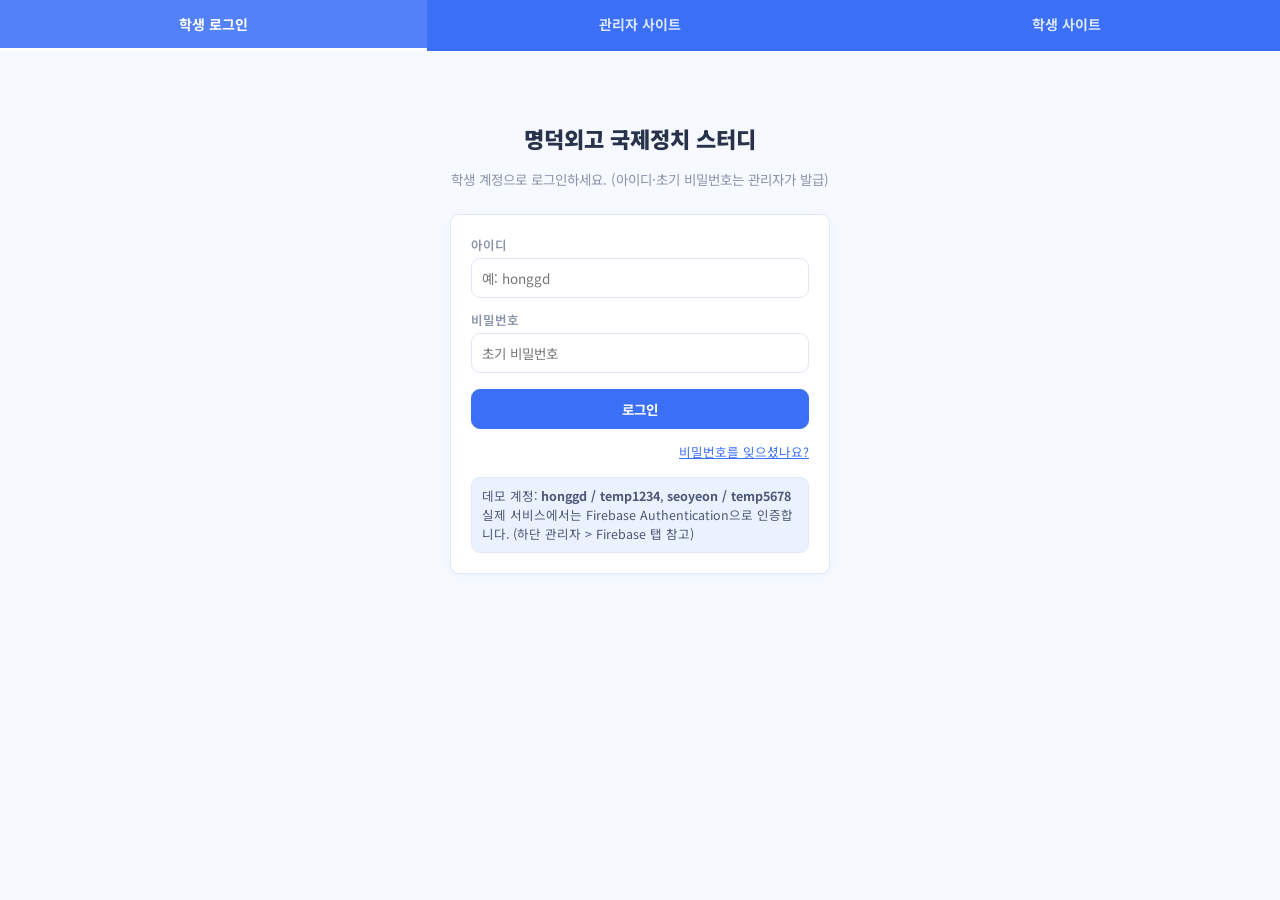
<file: study-site-v5.html>
<!DOCTYPE html>
<html lang="ko">
<head>
<meta charset="UTF-8">
<meta name="viewport" content="width=device-width, initial-scale=1.0">
<title>명덕외고 국제정치 스터디 · 학습관리 시스템 (v5)</title>
<link rel="preconnect" href="https://fonts.googleapis.com">
<link href="https://fonts.googleapis.com/css2?family=Noto+Sans+KR:wght@400;500;700;900&display=swap" rel="stylesheet">
<style>
  :root{
    --ink:#28324A; --ink-soft:#4C5875; --paper:#F6F9FF; --paper-line:#E4E9F5; --card:#FFFFFF;
    --brand:#3B6FF6; --brand-soft:#EAF1FF; --accent:#FF6B4A; --accent-soft:#FFEBE3;
    --good:#12B886; --good-soft:#DFF7EC; --warn:#F59F00; --warn-soft:#FFF4DB;
    --muted:#8993AA; --border:#E3E7F3; --radius:9px;
  }
  *{box-sizing:border-box;}
  body{margin:0; font-family:'Noto Sans KR',-apple-system,'Malgun Gothic',sans-serif;
    background:var(--paper); color:var(--ink); font-size:15px; line-height:1.55;}
  h1,h2,h3,h4{font-weight:900; color:var(--ink); margin:0 0 .4em 0;}
  a{color:var(--brand);}

  .site-switch{display:flex; background:var(--brand); color:#fff;}
  .site-switch button{flex:1; padding:14px 10px; background:none; border:none; color:#DCE7FF;
    font-size:14px; font-weight:700; cursor:pointer; border-bottom:3px solid transparent; font-family:inherit;}
  .site-switch button.active{color:#fff; border-bottom-color:#fff; background:rgba(255,255,255,.12);}

  .app-shell{display:none;}
  .layout{display:flex; width:100%; min-height:calc(100vh - 50px);}
  .sidebar{width:210px; flex-shrink:0; background:var(--brand); color:#EAF1FF; padding:22px 0;}
  .sidebar .brand{padding:0 20px 18px; border-bottom:1px solid rgba(255,255,255,.18); margin-bottom:10px;}
  .sidebar .brand small{color:#CFE0FF; font-size:11px; display:block; margin-top:3px;}
  .sidebar nav button{display:block; width:100%; text-align:left; padding:11px 20px; background:none;
    border:none; color:#DCE7FF; font-size:14px; cursor:pointer; border-left:3px solid transparent; font-family:inherit;}
  .sidebar nav button.active{color:#fff; background:rgba(255,255,255,.14); border-left-color:#fff; font-weight:700;}
  .main{flex:1; padding:30px 38px; max-width:1000px;}
  .tabpanel{display:none;}
  .tabpanel.active{display:block;}

  .page-head{display:flex; justify-content:space-between; align-items:baseline;
    border-bottom:2px solid var(--brand); padding-bottom:10px; margin-bottom:22px;}
  .page-head p{color:var(--muted); margin:2px 0 0; font-size:13px;}

  .card{background:var(--card); border:1px solid var(--border); border-radius:var(--radius);
    padding:20px; margin-bottom:18px; box-shadow:0 2px 10px rgba(59,111,246,.05);}
  .card h3{font-size:16px; margin-bottom:14px; padding-bottom:8px; border-bottom:1px solid var(--paper-line);}
  table{width:100%; border-collapse:collapse; font-size:13.5px;}
  th{text-align:left; font-weight:700; padding:8px 10px; border-bottom:2px solid var(--brand); color:var(--ink-soft);}
  td{padding:9px 10px; border-bottom:1px solid var(--paper-line); vertical-align:middle;}
  tr:last-child td{border-bottom:none;}

  .form-grid{display:grid; grid-template-columns:1fr 1fr; gap:12px 16px; margin-bottom:14px;}
  .form-grid.full{grid-template-columns:1fr;}
  .form-grid.three{grid-template-columns:repeat(3,1fr);}
  .form-grid.five{grid-template-columns:repeat(5,1fr);}
  label{display:block; font-size:12.5px; color:var(--muted); margin-bottom:4px; font-weight:600;}
  input[type=text],input[type=tel],input[type=email],input[type=password],input[type=date],
  input[type=time],select,textarea{width:100%; padding:9px 10px; border:1px solid var(--border);
    border-radius:var(--radius); font-size:13.5px; font-family:inherit; background:#fff; color:var(--ink);}
  textarea{resize:vertical; min-height:60px; line-height:1.6;}
  .check-line{display:flex; align-items:center; gap:7px; font-size:13px; font-weight:600; color:var(--ink-soft); margin-bottom:8px;}
  .check-line input{width:16px; height:16px; margin:0;}

  button.btn{padding:9px 16px; border:1px solid var(--brand); background:var(--brand); color:#fff;
    border-radius:var(--radius); font-size:13.5px; font-weight:700; cursor:pointer; font-family:inherit;}
  button.btn.secondary{background:#fff; color:var(--brand);}
  button.btn.danger{background:#fff; color:var(--accent); border-color:var(--accent);}
  button.btn.ghost{background:#fff; color:var(--ink-soft); border-color:var(--border);}
  button.btn.small{padding:5px 10px; font-size:12.5px;}
  button.btn:hover{opacity:.85;}
  button.btn:disabled{opacity:.45; cursor:not-allowed;}

  .badge{display:inline-block; padding:2px 8px; border-radius:20px; font-size:11.5px; font-weight:700;}
  .badge.good{background:var(--good-soft); color:var(--good);}
  .badge.warn{background:var(--accent-soft); color:var(--accent);}
  .badge.muted{background:var(--brand-soft); color:var(--brand);}
  .badge.part{background:var(--warn-soft); color:var(--warn);}
  .row-actions button{margin-right:6px;}
  .pw-mask{letter-spacing:2px; color:#111; font-size:12px;}

  .omr-q{border-bottom:1px dashed var(--paper-line); padding:16px 0;}
  .omr-q:last-child{border-bottom:none;}
  .omr-q .qnum{font-weight:700; font-size:14px; margin-bottom:8px; white-space:pre-wrap;}
  .passage-box{border:1px solid var(--border); background:var(--paper); border-radius:var(--radius);
    padding:10px 12px; margin:8px 0 10px; font-size:13px; white-space:pre-wrap;}
  .passage-box .ptitle{font-weight:700; font-size:12px; color:var(--brand); margin-bottom:4px;}
  .omr-choices{display:flex; gap:10px; flex-wrap:wrap;}
  .omr-bubble{display:flex; align-items:center; gap:6px; padding:6px 12px; border:1px solid var(--border);
    border-radius:20px; cursor:pointer; font-size:13px; background:#fff;}
  .omr-bubble input{margin:0;}
  .omr-bubble.picked{border-color:var(--brand); background:var(--brand); color:#fff;}
  .choice-line{padding:5px 10px; border-radius:var(--radius); font-size:13px; margin-bottom:3px; border:1px solid transparent;}
  .choice-line.correct{background:var(--good-soft); border-color:var(--good); font-weight:700;}
  .choice-line.mine-wrong{background:var(--accent-soft); border-color:var(--accent);}

  .exam-explain{margin-top:8px; padding:10px 12px; background:var(--paper);
    border-left:3px solid var(--good); font-size:13px; white-space:pre-wrap;}
  .exam-explain.wrong{border-left-color:var(--accent);}
  .review-q{border:1px solid var(--border); border-radius:var(--radius); padding:14px; margin-bottom:12px;}
  .review-q .rhead{display:flex; justify-content:space-between; align-items:center; gap:8px; margin-bottom:8px;}
  .ans-row{font-size:13px; margin:6px 0;}
  .ans-row b{color:var(--ink-soft);}

  .schedule-table th,.schedule-table td{text-align:center;}
  .modal-bg{display:none; position:fixed; inset:0; background:rgba(40,50,74,.55);
    align-items:center; justify-content:center; z-index:50; padding:16px;}
  .modal-bg.show{display:flex;}
  .modal{background:#fff; width:520px; max-width:95vw; max-height:88vh; overflow:auto;
    border-radius:var(--radius); padding:24px;}
  .modal.wide{width:680px;}
  .modal-close{float:right; background:none; border:none; font-size:18px; cursor:pointer; color:var(--muted);}
  .empty-hint{color:var(--muted); font-size:13px; padding:14px 0;}
  .file-drop{border:1.5px dashed var(--border); border-radius:var(--radius); padding:16px;
    text-align:center; color:var(--muted); font-size:13px; background:var(--paper);}
  .thumb-row{display:flex; gap:8px; margin-top:10px; flex-wrap:wrap;}
  .thumb-row img{width:90px; height:90px; object-fit:cover; border-radius:6px; border:1px solid var(--border);}
  .note{font-size:12.5px; color:var(--ink-soft); background:var(--brand-soft); border:1px solid var(--border);
    padding:8px 10px; border-radius:var(--radius); margin-bottom:14px;}
  .login-wrap{max-width:380px; margin:70px auto; text-align:center;}
  .login-wrap .card{text-align:left;}
  .detail-info-table th{width:80px; border-bottom:none; color:var(--muted); font-weight:600; font-size:12.5px;}
  .detail-info-table td{border-bottom:none; font-weight:700;}

  .memo-board{display:flex; flex-wrap:wrap; gap:10px; margin-top:8px;}
  .memo-note{position:relative; width:190px; min-height:120px; padding:12px 12px 42px; background:#FFF6C9;
    border-radius:4px; box-shadow:2px 3px 8px rgba(40,50,74,.15); font-size:13px;
    white-space:pre-wrap; overflow-wrap:anywhere;}
  .memo-note:nth-child(3n+2){background:#DFF7EC;}
  .memo-note:nth-child(3n){background:#EAF1FF;}
  .memo-note small{position:absolute; left:12px; bottom:10px; color:#7d8aa5; font-size:11px;}
  .memo-note .memo-actions{position:absolute; right:8px; bottom:8px; display:flex; gap:4px;}
  .memo-note .memo-actions button{border:none; background:rgba(255,255,255,.85); border-radius:4px;
    font-size:11px; cursor:pointer; padding:2px 7px; color:#41506b; font-family:inherit;}

  .att-chip{display:inline-block; min-width:60px; text-align:center; padding:4px 12px; border-radius:20px;
    font-size:12px; font-weight:700; cursor:pointer; border:1.5px solid var(--border); background:#fff;
    color:#7d8aa5; user-select:none;}
  .att-chip.p{background:#E4F8EE; color:#19a35f; border-color:#19a35f;}
  .att-chip.a{background:#FFECE8; color:#e8604c; border-color:#e8604c;}
  .att-chip.l{background:#FFF4DB; color:#c98a00; border-color:#c98a00;}
  .att-badge{display:inline-block; padding:3px 10px; border-radius:20px; font-size:12px; font-weight:700;}
  .att-badge.p{background:#E4F8EE; color:#19a35f;}
  .att-badge.a{background:#FFECE8; color:#e8604c;}
  .att-badge.l{background:#FFF4DB; color:#c98a00;}
  .att-badge.n{background:#f0f4fb; color:#9aa7bd;}
  .att-reason{font-size:12px; color:var(--ink-soft);}

  .qset-block{border:1px solid var(--border); border-radius:10px; margin-bottom:10px; overflow:hidden; background:#fff;}
  .qset-head{display:flex; align-items:center; justify-content:space-between; gap:8px; padding:11px 14px;
    background:#EAF3FF; cursor:pointer; font-weight:700; font-size:14px;}
  .qset-head .qset-count{font-weight:500; font-size:12px; color:#5a8fd6; margin-left:6px;}
  .qset-body{display:none; padding:6px 14px 12px;}
  .qset-block.open .qset-body{display:block;}
  .qset-q{padding:8px 0; border-bottom:1px dashed var(--border); font-size:13px; line-height:1.6;}
  .qset-q:last-child{border-bottom:none;}
  .qset-tag{display:inline-block; padding:1px 8px; border-radius:12px; font-size:11px; font-weight:700; margin-right:4px;}
  .qset-tag.type{background:#EAF1FF; color:#3d7be8;}
  .qset-tag.ans{background:#E4F8EE; color:#19a35f;}
  .qset-tag.set{background:#F3EEFF; color:#7a5cf0;}

  .bank-item{display:flex; gap:10px; align-items:flex-start; border:1px solid var(--border);
    border-radius:var(--radius); padding:10px 12px; margin-bottom:8px; background:#fff;}
  .bank-item.sel{border-color:var(--brand); background:var(--brand-soft);}
  .bank-item input[type=checkbox]{width:16px; height:16px; margin-top:3px; flex-shrink:0;}
  .bank-item .bi-body{flex:1; font-size:13px;}
  .picked-list{font-size:12.5px; color:var(--ink-soft); background:var(--paper);
    border:1px dashed var(--border); border-radius:var(--radius); padding:8px 10px; margin-bottom:10px;}

  @media (max-width:760px){
    .layout{flex-direction:column; min-height:auto;}
    .main{order:1; padding:16px 14px 88px; max-width:100%;}
    .sidebar{order:2; position:fixed; left:0; right:0; bottom:0; width:100%; padding:0; z-index:40;
      box-shadow:0 -3px 12px rgba(40,50,74,.18);}
    .sidebar .brand{display:none;}
    .sidebar nav{display:flex; width:100%; overflow-x:auto;}
    .sidebar nav button{flex:1; text-align:center; padding:10px 4px; font-size:11.5px;
      border-left:none; border-top:3px solid transparent; white-space:nowrap;}
    .sidebar nav button.active{border-top-color:#fff; border-left-color:transparent;}
    .form-grid,.form-grid.five,.form-grid.three{grid-template-columns:1fr 1fr;}
    table{font-size:12.5px;}
  }
</style>
</head>
<body>

<div class="site-switch">
  <button id="switch-login" class="active" onclick="switchSite('login')">학생 로그인</button>
  <button id="switch-admin" onclick="switchSite('admin')">관리자 사이트</button>
  <button id="switch-student" onclick="switchSite('student')">학생 사이트</button>
</div>

<!-- ============ 로그인 ============ -->
<div class="app-shell" id="shell-login">
  <div class="login-wrap">
    <h1 style="font-size:22px;">명덕외고 국제정치 스터디</h1>
    <p style="color:var(--muted); margin-bottom:24px; font-size:13.5px;">학생 계정으로 로그인하세요. (아이디·초기 비밀번호는 관리자가 발급)</p>
    <div class="card">
      <label>아이디</label>
      <input type="text" id="login-id" placeholder="예: honggd" style="margin-bottom:12px;">
      <label>비밀번호</label>
      <input type="password" id="login-pw" placeholder="초기 비밀번호" style="margin-bottom:16px;"
             onkeydown="if(event.key==='Enter')doLogin()">
      <button class="btn" style="width:100%;" onclick="doLogin()">로그인</button>
      <div style="text-align:right; margin-top:10px;">
        <a href="#" onclick="openModal('findpw-modal'); return false;" style="font-size:12.5px;">비밀번호를 잊으셨나요?</a>
      </div>
      <p class="note" style="margin-top:14px; margin-bottom:0;">
        데모 계정: <b>honggd / temp1234</b>, <b>seoyeon / temp5678</b><br>
        실제 서비스에서는 Firebase Authentication으로 인증합니다. (하단 관리자 &gt; Firebase 탭 참고)
      </p>
    </div>
  </div>
</div>

<!-- ============ 관리자 사이트 ============ -->
<div class="app-shell" id="shell-admin">
  <div class="layout">
    <div class="sidebar">
      <div class="brand"><h3 style="color:#fff; font-size:16px; margin:0;">관리자</h3><small>명덕외고 국제정치 스터디</small></div>
      <nav>
        <button class="admin-nav active" data-tab="a-main" onclick="setAdminTab('a-main')">메인</button>
        <button class="admin-nav" data-tab="a-students" onclick="setAdminTab('a-students')">학생 관리</button>
        <button class="admin-nav" data-tab="a-hw" onclick="setAdminTab('a-hw')">과제 관리</button>
        <button class="admin-nav" data-tab="a-exam" onclick="setAdminTab('a-exam')">시험 관리</button>
        <button class="admin-nav" data-tab="a-questions" onclick="setAdminTab('a-questions')">문제 등록</button>
        <button class="admin-nav" data-tab="a-bank" onclick="setAdminTab('a-bank')">문제은행</button>
        <button class="admin-nav" data-tab="a-grading" onclick="setAdminTab('a-grading')">채점 확인</button>
        <button class="admin-nav" data-tab="a-scores" onclick="setAdminTab('a-scores')">성적 관리</button>
        <button class="admin-nav" data-tab="a-firebase" onclick="setAdminTab('a-firebase')">Firebase 연동</button>
      </nav>
    </div>
    <div class="main">

      <!-- 메인: 일정 · 출석 -->
      <div class="tabpanel active" id="tab-a-main">
        <div class="page-head"><div><h1>수업 일정 · 출석</h1><p>날짜 · 요일 · 시간 · 교실 · 예상 진도를 등록하고 회차별 출석을 체크합니다</p></div></div>
        <div class="card">
          <h3>일정 추가</h3>
          <div class="form-grid">
            <div><label>날짜</label><input type="date" id="sch-date"></div>
            <div><label>시간</label><input type="text" id="sch-time" placeholder="예: 18:30–20:00"></div>
            <div><label>교실</label><input type="text" id="sch-room" placeholder="예: 본관 401호"></div>
            <div><label>예상 진도</label><input type="text" id="sch-topic" placeholder="예: 국제기구 1~2장"></div>
          </div>
          <button class="btn" onclick="addSchedule()">일정 등록</button>
        </div>
        <div class="card">
          <h3>등록된 일정</h3>
          <table class="schedule-table"><tr><th>날짜</th><th>요일</th><th>시간</th><th>교실</th><th>예상 진도</th><th></th></tr>
            <tbody id="schedule-table"></tbody></table>
        </div>
        <div class="card">
          <h3>출석 체크</h3>
          <p class="note">칩을 누르면 <b>출석 → 지각 → 결석 → 미체크</b> 순으로 바뀝니다. 결석·지각을 선택하면 사유를 입력할 수 있고, 학생 사이트 메인탭에 사유까지 그대로 반영됩니다.</p>
          <div class="form-grid full"><div><label>회차 선택</label><select id="att-session" onchange="renderAttendance()"></select></div></div>
          <table><tr><th style="width:30%;">학생</th><th style="width:22%;">출석 상태</th><th>사유 / 비고</th></tr><tbody id="att-table"></tbody></table>
        </div>
      </div>

      <!-- 학생 관리 -->
      <div class="tabpanel" id="tab-a-students">
        <div class="page-head"><div><h1>학생 관리</h1><p>학생 추가·수정·삭제, 인적사항, 계정 정보를 관리합니다. 이름을 클릭하면 상세정보·성적추이·메모를 볼 수 있습니다.</p></div></div>
        <div class="card">
          <h3>학생 추가</h3>
          <div class="form-grid three">
            <div><label>이름</label><input type="text" id="s-name" placeholder="홍길동"></div>
            <div><label>학년</label><input type="text" id="s-grade" placeholder="고2"></div>
            <div><label>학교</label><input type="text" id="s-school" placeholder="명덕외고"></div>
            <div><label>전화번호</label><input type="tel" id="s-phone" placeholder="010-0000-0000"></div>
            <div><label>이메일 (비워두면 학생이 첫 로그인 때 입력)</label><input type="email" id="s-email" placeholder="student@example.com"></div>
            <div><label>아이디</label><input type="text" id="s-id" placeholder="로그인 아이디"></div>
            <div><label>초기 비밀번호</label><input type="text" id="s-pw" placeholder="초기 비밀번호"></div>
          </div>
          <button class="btn" onclick="addStudent()">학생 등록</button>
        </div>
        <div class="card">
          <h3>학생 목록</h3>
          <table>
            <tr><th>이름</th><th>학년</th><th>학교</th><th>전화번호</th><th>이메일</th><th>아이디</th><th>비밀번호</th><th></th></tr>
            <tbody id="student-table"></tbody>
          </table>
        </div>
      </div>

      <!-- 과제 관리 -->
      <div class="tabpanel" id="tab-a-hw">
        <div class="page-head"><div><h1>과제 관리</h1><p>과제를 등록·삭제하고 원본 PDF를 업로드합니다. 문제는 세트 단위 또는 문제은행에서 낱개로 담을 수 있습니다.</p></div></div>
        <div class="card">
          <h3>과제 등록</h3>
          <div class="form-grid">
            <div><label>과제명</label><input type="text" id="hw-title" placeholder="예: 3주차 국제기구 이해 과제"></div>
            <div><label>마감일</label><input type="date" id="hw-due"></div>
          </div>
          <div class="form-grid">
            <div><label>문제 세트에서 한 번에 담기</label>
              <div style="display:flex; gap:6px;"><select id="hw-qset"></select>
                <button class="btn secondary small" style="white-space:nowrap;" onclick="addSetToDraft('hw')">세트 담기</button></div>
            </div>
            <div><label>문제은행에서 낱개로 담기</label>
              <button class="btn secondary" style="width:100%;" onclick="openPicker('hw')">문제 골라 담기</button></div>
          </div>
          <div class="picked-list" id="hw-picked">담긴 문제: 없음</div>
          <div class="form-grid full"><div><label>원본 PDF 업로드 (학생이 다운로드 가능)</label>
            <input type="file" id="hw-pdf" accept="application/pdf"></div></div>
          <button class="btn" onclick="addTask('hw')">과제 등록</button>
        </div>
        <div class="card">
          <h3>등록된 과제</h3>
          <table><tr><th>과제명</th><th>마감일</th><th>문항수</th><th>PDF</th><th>제출현황</th><th></th></tr>
            <tbody id="hw-table"></tbody></table>
        </div>
      </div>

      <!-- 시험 관리 -->
      <div class="tabpanel" id="tab-a-exam">
        <div class="page-head"><div><h1>시험 관리</h1><p>시험 등록도 과제와 동일한 온라인 OMR 방식을 사용합니다</p></div></div>
        <div class="card">
          <h3>시험 등록</h3>
          <div class="form-grid">
            <div><label>시험명</label><input type="text" id="ex-title" placeholder="예: 1차 모의고사"></div>
            <div><label>시험일</label><input type="date" id="ex-due"></div>
          </div>
          <div class="form-grid">
            <div><label>문제 세트에서 한 번에 담기</label>
              <div style="display:flex; gap:6px;"><select id="ex-qset"></select>
                <button class="btn secondary small" style="white-space:nowrap;" onclick="addSetToDraft('exam')">세트 담기</button></div>
            </div>
            <div><label>문제은행에서 낱개로 담기</label>
              <button class="btn secondary" style="width:100%;" onclick="openPicker('exam')">문제 골라 담기</button></div>
          </div>
          <div class="picked-list" id="exam-picked">담긴 문제: 없음</div>
          <div class="form-grid full"><div><label>원본 PDF 업로드 (학생이 다운로드 가능)</label>
            <input type="file" id="ex-pdf" accept="application/pdf"></div></div>
          <button class="btn" onclick="addTask('exam')">시험 등록</button>
        </div>
        <div class="card">
          <h3>등록된 시험</h3>
          <table><tr><th>시험명</th><th>시험일</th><th>문항수</th><th>PDF</th><th>제출현황</th><th></th></tr>
            <tbody id="exam-table"></tbody></table>
        </div>
      </div>

      <!-- 문제 등록 -->
      <div class="tabpanel" id="tab-a-questions">
        <div class="page-head"><div><h1>문제 등록</h1><p>물음과 &lt;보기&gt;를 따로 등록하고, 객관식(5지선다)·단답형 문제와 해설을 관리합니다</p></div></div>

        <div class="card">
          <h3>문제 세트 관리</h3>
          <p class="note">세트는 과제·시험에 한 번에 담기 위한 묶음입니다. 세트명을 클릭하면 포함된 문제를 펼쳐볼 수 있습니다.</p>
          <div style="display:flex; gap:8px; margin-bottom:12px;">
            <input type="text" id="new-qset-name" placeholder="새 세트 이름 (예: 4주차 세트)">
            <button class="btn secondary" style="white-space:nowrap;" onclick="addQSet()">세트 추가</button>
          </div>
          <div id="qset-list"></div>
        </div>

        <div class="card">
          <h3 id="q-form-title">새 문제 등록</h3>
          <div class="form-grid">
            <div><label>문제 유형</label>
              <select id="q-type" onchange="toggleQType()"><option value="mc">객관식 (5지선다)</option><option value="short">단답형</option></select>
            </div>
            <div><label>소속 세트</label><select id="q-set"></select></div>
          </div>
          <div class="form-grid full"><div><label>물음 (문제 지문)</label>
            <textarea id="q-body" placeholder="예: 다음 &lt;보기&gt;의 내용과 가장 관련 깊은 국제기구는?"></textarea></div></div>

          <div class="check-line">
            <input type="checkbox" id="q-has-passage" onchange="togglePassage()">
            <label for="q-has-passage" style="margin:0; font-size:13px; color:var(--ink-soft);">&lt;보기&gt; 사용</label>
          </div>
          <div class="form-grid full" id="q-passage-area" style="display:none;">
            <div><label>&lt;보기&gt; 내용</label><textarea id="q-passage" placeholder="보기 지문을 입력하세요 (여러 줄 입력 가능)"></textarea></div>
          </div>

          <div id="q-mc-area" class="form-grid five">
            <div><label>① 선지</label><input type="text" id="q-c1"></div>
            <div><label>② 선지</label><input type="text" id="q-c2"></div>
            <div><label>③ 선지</label><input type="text" id="q-c3"></div>
            <div><label>④ 선지</label><input type="text" id="q-c4"></div>
            <div><label>⑤ 선지</label><input type="text" id="q-c5"></div>
          </div>
          <div id="q-mc-answer-area" class="form-grid">
            <div><label>정답 번호</label><select id="q-answer-mc">
              <option value="1">1</option><option value="2">2</option><option value="3">3</option>
              <option value="4">4</option><option value="5">5</option></select></div>
          </div>
          <div id="q-short-area" class="form-grid" style="display:none;">
            <div><label>정답 (단답)</label><input type="text" id="q-answer-short"></div>
          </div>
          <div class="form-grid full"><div><label>해설 (채점 후 학생에게 공개)</label>
            <textarea id="q-explain" placeholder="정답 해설을 입력하세요"></textarea></div></div>
          <button class="btn" id="q-submit-btn" onclick="saveQuestion()">문제 등록</button>
          <button class="btn ghost" id="q-cancel-btn" style="display:none; margin-left:6px;" onclick="cancelQuestionEdit()">수정 취소</button>
        </div>

        <div class="card">
          <h3>등록된 문제</h3>
          <table><tr><th>번호</th><th>세트</th><th>유형</th><th>보기</th><th>물음(요약)</th><th>정답</th><th></th></tr>
            <tbody id="q-table"></tbody></table>
        </div>
      </div>

      <!-- 문제은행 -->
      <div class="tabpanel" id="tab-a-bank">
        <div class="page-head"><div><h1>문제은행</h1><p>등록된 모든 문제를 세트와 무관하게 한 곳에서 검색·확인하고, 과제·시험에 낱개로 담을 수 있습니다</p></div></div>
        <div class="card">
          <div class="form-grid three">
            <div><label>세트 필터</label><select id="bank-set-filter" onchange="renderBank()"></select></div>
            <div><label>유형 필터</label><select id="bank-type-filter" onchange="renderBank()">
              <option value="">전체</option><option value="mc">객관식</option><option value="short">단답형</option></select></div>
            <div><label>검색어</label><input type="text" id="bank-search" placeholder="물음·보기·선지 검색" oninput="renderBank()"></div>
          </div>
          <div id="bank-count" class="note" style="margin-bottom:10px;"></div>
          <div id="bank-list"></div>
        </div>
      </div>

      <!-- 채점 확인 -->
      <div class="tabpanel" id="tab-a-grading">
        <div class="page-head"><div><h1>채점 · 제출 확인</h1><p>온라인 OMR 제출은 자동 채점, 사진 제출은 수동 채점이 필요합니다</p></div></div>
        <div class="card">
          <h3>제출 현황</h3>
          <table>
            <tr><th>학생</th><th>과제/시험명</th><th>제출방식</th><th>상태</th><th></th></tr>
            <tbody id="grading-table"></tbody>
          </table>
        </div>
      </div>

      <!-- 성적 관리 -->
      <div class="tabpanel" id="tab-a-scores">
        <div class="page-head"><div><h1>성적 관리</h1><p>과제·시험별로 학생 점수를 직접 입력해 누적 관리합니다</p></div></div>
        <div class="card">
          <h3>과제별 성적 · 수행 여부</h3>
          <div class="form-grid full"><div><label>과제 선택</label><select id="score-hw-select" onchange="renderScoreTable('hw')"></select></div></div>
          <table><tr><th>학생</th><th>전화번호</th><th>수행 여부</th><th>점수</th><th></th></tr><tbody id="score-hw-table"></tbody></table>
        </div>
        <div class="card">
          <h3>시험별 성적</h3>
          <div class="form-grid full"><div><label>시험 선택</label><select id="score-exam-select" onchange="renderScoreTable('exam')"></select></div></div>
          <table><tr><th>학생</th><th>전화번호</th><th>점수</th><th></th></tr><tbody id="score-exam-table"></tbody></table>
        </div>
      </div>

      <!-- Firebase -->
      <div class="tabpanel" id="tab-a-firebase">
        <div class="page-head"><div><h1>Firebase 연동</h1><p>현재는 메모리 기반 프로토타입입니다. 아래 순서대로 Firebase를 붙이면 실제 서비스가 됩니다.</p></div></div>
        <div class="card" id="firebase-guide"></div>
      </div>

    </div>
  </div>
</div>

<!-- ============ 학생 사이트 ============ -->
<div class="app-shell" id="shell-student">
  <div class="layout">
    <div class="sidebar">
      <div class="brand"><h3 style="color:#fff; font-size:16px; margin:0;" id="stu-name">학생</h3><small id="stu-sub">명덕외고</small></div>
      <nav>
        <button class="student-nav active" data-tab="t-main" onclick="setStudentTab('t-main')">메인</button>
        <button class="student-nav" data-tab="t-hw" onclick="setStudentTab('t-hw')">과제</button>
        <button class="student-nav" data-tab="t-exam" onclick="setStudentTab('t-exam')">시험</button>
        <button class="student-nav" data-tab="t-me" onclick="setStudentTab('t-me')">내 정보</button>
      </nav>
    </div>
    <div class="main">

      <div class="tabpanel active" id="tab-t-main">
        <div class="page-head"><div><h1>메인</h1><p>수업 일정과 나의 출석 현황</p></div></div>
        <div class="card">
          <table class="schedule-table">
            <tr><th>날짜</th><th>요일</th><th>시간</th><th>교실</th><th>예상 진도</th><th>출석</th><th>사유</th></tr>
            <tbody id="t-schedule-table"></tbody></table>
        </div>
      </div>

      <div class="tabpanel" id="tab-t-hw">
        <div class="page-head"><div><h1>과제</h1><p>온라인으로 풀거나 사진으로 제출할 수 있습니다. 제출 후에는 수정할 수 없고 결과·해설만 볼 수 있어요.</p></div></div>
        <div class="card">
          <table>
            <tr><th>과제명</th><th>마감일</th><th>원본 PDF</th><th>수행 여부</th><th>상태</th><th></th></tr>
            <tbody id="t-hw-table"></tbody></table>
        </div>
      </div>

      <div class="tabpanel" id="tab-t-exam">
        <div class="page-head"><div><h1>시험</h1><p>온라인으로 풀거나 사진으로 제출할 수 있습니다. 제출 후에는 수정할 수 없고 결과·해설만 볼 수 있어요.</p></div></div>
        <div class="card">
          <table>
            <tr><th>시험명</th><th>시험일</th><th>원본 PDF</th><th>상태</th><th></th></tr>
            <tbody id="t-exam-table"></tbody></table>
        </div>
      </div>

      <div class="tabpanel" id="tab-t-me">
        <div class="page-head"><div><h1>내 정보</h1><p>연락처와 이메일을 최신으로 유지해주세요. 수정 내용은 관리자 화면에 바로 반영됩니다.</p></div></div>
        <div class="card">
          <div class="form-grid">
            <div><label>이름</label><input type="text" id="me-name" disabled></div>
            <div><label>아이디</label><input type="text" id="me-id" disabled></div>
            <div><label>학년</label><input type="text" id="me-grade"></div>
            <div><label>학교</label><input type="text" id="me-school"></div>
            <div><label>전화번호</label><input type="tel" id="me-phone"></div>
            <div><label>이메일</label><input type="email" id="me-email"></div>
          </div>
          <button class="btn" onclick="saveMyInfo()">내 정보 저장</button>
        </div>
      </div>

    </div>
  </div>
</div>

<!-- ============ 모달 ============ -->

<!-- 첫 로그인 이메일 등록 -->
<div class="modal-bg" id="email-modal">
  <div class="modal">
    <h3>이메일 등록</h3>
    <p class="note">첫 로그인입니다. 비밀번호 찾기와 공지 수신에 사용할 이메일을 등록해주세요. 입력한 이메일은 관리자 화면 학생 목록에 바로 반영됩니다.</p>
    <label>이메일</label>
    <input type="email" id="first-email" placeholder="student@example.com" style="margin-bottom:14px;"
           onkeydown="if(event.key==='Enter')saveFirstEmail()">
    <button class="btn" style="width:100%;" onclick="saveFirstEmail()">등록하고 시작하기</button>
  </div>
</div>

<!-- 비밀번호 찾기 -->
<div class="modal-bg" id="findpw-modal">
  <div class="modal">
    <button class="modal-close" onclick="closeModal('findpw-modal')">✕</button>
    <h3>비밀번호 찾기</h3>
    <p class="note">등록된 이메일로 비밀번호 재설정 링크를 보내드립니다. 실제 서비스에서는 Firebase Authentication의 <b>sendPasswordResetEmail()</b>이 호출됩니다.</p>
    <label>가입한 이메일</label>
    <input type="email" id="findpw-email" placeholder="student@example.com" style="margin-bottom:14px;">
    <button class="btn" style="width:100%;" onclick="sendResetLink()">재설정 링크 보내기</button>
    <div id="findpw-result" style="margin-top:12px;"></div>
  </div>
</div>

<!-- 학생 정보 수정 -->
<div class="modal-bg" id="student-edit-modal">
  <div class="modal">
    <button class="modal-close" onclick="closeModal('student-edit-modal')">✕</button>
    <h3>학생 인적사항 수정</h3>
    <div class="form-grid">
      <div><label>이름</label><input type="text" id="e-name"></div>
      <div><label>학년</label><input type="text" id="e-grade"></div>
      <div><label>학교</label><input type="text" id="e-school"></div>
      <div><label>전화번호</label><input type="tel" id="e-phone"></div>
      <div><label>이메일</label><input type="email" id="e-email"></div>
      <div><label>아이디</label><input type="text" id="e-id"></div>
    </div>
    <button class="btn" onclick="saveStudentEdit()">저장</button>
    <button class="btn ghost" onclick="closeModal('student-edit-modal')">취소</button>
  </div>
</div>

<!-- 출석 사유 -->
<div class="modal-bg" id="reason-modal">
  <div class="modal">
    <button class="modal-close" onclick="closeModal('reason-modal')">✕</button>
    <h3 id="reason-title">사유 입력</h3>
    <label>사유 (예: 학교 행사, 병결, 가정 사정)</label>
    <textarea id="reason-text" placeholder="사유를 입력하세요 (줄바꿈 가능)"></textarea>
    <div style="margin-top:12px;">
      <button class="btn" onclick="saveReason()">저장</button>
      <button class="btn ghost" onclick="closeModal('reason-modal')">취소</button>
    </div>
  </div>
</div>

<!-- 문제 골라 담기 -->
<div class="modal-bg" id="picker-modal">
  <div class="modal wide">
    <button class="modal-close" onclick="closeModal('picker-modal')">✕</button>
    <h3>문제은행에서 문제 고르기</h3>
    <div class="form-grid">
      <div><label>세트 필터</label><select id="picker-set" onchange="renderPicker()"></select></div>
      <div><label>검색어</label><input type="text" id="picker-search" placeholder="물음·보기 검색" oninput="renderPicker()"></div>
    </div>
    <div id="picker-list" style="max-height:44vh; overflow:auto; margin-bottom:12px;"></div>
    <button class="btn" onclick="applyPicker()">선택한 문제 담기</button>
    <button class="btn ghost" onclick="closeModal('picker-modal')">닫기</button>
  </div>
</div>

<!-- 학생 문제 풀이 -->
<div class="modal-bg" id="solve-modal">
  <div class="modal wide">
    <button class="modal-close" onclick="closeModal('solve-modal')">✕</button>
    <h3 id="solve-title">온라인 OMR 풀이</h3>
    <p class="note">직접 풀거나, 종이로 푼 답안을 사진으로 첨부해 제출할 수 있습니다. 제출 후에는 답안을 수정할 수 없습니다.</p>
    <div id="solve-body"></div>
    <div class="card" style="background:var(--paper); border-style:dashed;">
      <label>또는 손으로 푼 답안 사진 첨부</label>
      <div class="file-drop">사진 파일을 선택하세요 (여러 장 가능)</div>
      <input type="file" id="solve-photos" accept="image/*" multiple style="margin-top:8px;">
    </div>
    <button class="btn" style="width:100%; margin-top:6px;" onclick="submitSolve()">제출하기</button>
  </div>
</div>

<!-- 결과 · 해설 -->
<div class="modal-bg" id="review-modal">
  <div class="modal wide">
    <button class="modal-close" onclick="closeModal('review-modal')">✕</button>
    <h3 id="review-title">결과 · 해설 확인</h3>
    <div id="review-body"></div>
  </div>
</div>

<!-- 학생 상세 -->
<div class="modal-bg" id="student-detail-modal">
  <div class="modal wide">
    <button class="modal-close" onclick="closeModal('student-detail-modal')">✕</button>
    <h3 id="detail-name">학생 상세</h3>
    <table class="detail-info-table" style="margin-bottom:18px;">
      <tr><th>학년</th><td id="detail-grade"></td><th>학교</th><td id="detail-school"></td></tr>
      <tr><th>전화번호</th><td id="detail-phone"></td><th>아이디</th><td id="detail-id"></td></tr>
      <tr><th>이메일</th><td colspan="3" id="detail-email"></td></tr>
    </table>
    <div style="margin-bottom:14px;">
      <button class="btn small secondary" onclick="openStudentEditFromDetail()">인적사항 수정</button>
    </div>
    <h3>시험 성적 추이</h3>
    <div id="detail-trend-chart"></div>
    <h3 style="margin-top:18px;">개별 메모</h3>
    <p class="note">Enter로 줄바꿈이 가능합니다. 저장은 아래 버튼을 눌러주세요.</p>
    <textarea id="new-memo-text" placeholder="새 메모 입력 (수업 태도, 상담 내용 등 · 여러 줄 입력 가능)" style="min-height:80px;"></textarea>
    <div style="margin:8px 0 10px;">
      <button class="btn secondary" onclick="addStudentMemo()">+ 메모 추가</button>
    </div>
    <div class="memo-board" id="memo-board"></div>
  </div>
</div>

<!-- 메모 수정 -->
<div class="modal-bg" id="memo-edit-modal">
  <div class="modal">
    <button class="modal-close" onclick="closeModal('memo-edit-modal')">✕</button>
    <h3>메모 수정</h3>
    <textarea id="memo-edit-text" style="min-height:140px;"></textarea>
    <div style="margin-top:12px;">
      <button class="btn" onclick="saveMemoEdit()">저장</button>
      <button class="btn ghost" onclick="closeModal('memo-edit-modal')">취소</button>
    </div>
  </div>
</div>

<!-- 사진 보기 -->
<div class="modal-bg" id="photo-modal">
  <div class="modal">
    <button class="modal-close" onclick="closeModal('photo-modal')">✕</button>
    <h3 id="photo-title">제출 사진</h3>
    <div class="thumb-row" id="photo-body"></div>
  </div>
</div>

<script>
/* =========================================================
   명덕외고 국제정치 스터디 · 학습관리 시스템 v5
   (메모리 기반 프로토타입 · Firebase 연동 전 단계)
   ========================================================= */

/* ---------- 공통 유틸 ---------- */
let _seq = 1;
const uid = p => p + (_seq++) + '_' + Date.now().toString(36);
const CIRCLE = ['①','②','③','④','⑤'];
const $ = id => document.getElementById(id);
function esc(s){
  return String(s==null?'':s).replace(/&/g,'&amp;').replace(/</g,'&lt;')
    .replace(/>/g,'&gt;').replace(/"/g,'&quot;').replace(/'/g,'&#39;');
}
function openModal(id){ $(id).classList.add('show'); }
function closeModal(id){ $(id).classList.remove('show'); }

/* ---------- 화면 전환 ---------- */
function switchSite(site){
  document.querySelectorAll('.app-shell').forEach(el=>{ el.style.display='none'; });
  const shell = $('shell-'+site);
  shell.style.display = (site==='login') ? 'block' : 'flex';
  document.querySelectorAll('.site-switch button').forEach(b=>b.classList.remove('active'));
  $('switch-'+site).classList.add('active');
  if(site==='student'){
    if(!currentStudent && students.length) currentStudent = students[0].uid;
    renderStudentSite();
  }
}
function setAdminTab(id){
  document.querySelectorAll('#shell-admin .tabpanel').forEach(p=>p.classList.remove('active'));
  $('tab-'+id).classList.add('active');
  document.querySelectorAll('.admin-nav').forEach(b=>b.classList.remove('active'));
  document.querySelector('.admin-nav[data-tab="'+id+'"]').classList.add('active');
  if(id==='a-scores'){ renderScoreSelects(); renderScoreTable('hw'); renderScoreTable('exam'); }
  if(id==='a-bank') renderBank();
  if(id==='a-grading') renderGradingTable();
}
function setStudentTab(id){
  document.querySelectorAll('#shell-student .tabpanel').forEach(p=>p.classList.remove('active'));
  $('tab-'+id).classList.add('active');
  document.querySelectorAll('.student-nav').forEach(b=>b.classList.remove('active'));
  document.querySelector('.student-nav[data-tab="'+id+'"]').classList.add('active');
  if(id==='t-me') fillMyInfo();
}

/* =========================================================
   데이터 (실서비스에서는 Firestore 컬렉션으로 대체)
   ========================================================= */
let students = [
  {uid:'st_hong', name:'홍길동', grade:'고2', school:'명덕외고', phone:'010-1234-5678',
   email:'honggd@example.com', loginId:'honggd', pw:'temp1234', memos:[]},
  {uid:'st_seo', name:'이서연', grade:'고1', school:'명덕외고', phone:'010-2222-3333',
   email:'', loginId:'seoyeon', pw:'temp5678', memos:[]},
];

let schedules = [
  {sid:'sc1', date:'2026-09-08', time:'18:30–20:00', room:'본관 401호', topic:'국제정치 이론 개관'},
  {sid:'sc2', date:'2026-09-10', time:'18:30–20:00', room:'본관 401호', topic:'현실주의 vs 자유주의'},
  {sid:'sc3', date:'2026-09-12', time:'10:00–12:00', room:'별관 세미나실', topic:'1차 모의고사'},
];
let attendance = {}; // attendance[sid][studentUid] = {status:'p'|'l'|'a', reason:''}

let questionSets = ['문제 세트 1', '문제 세트 2'];

let questions = [
  {qid:'q1', set:'문제 세트 1', type:'mc',
   body:'UN 안전보장이사회 상임이사국이 아닌 나라는?', hasPassage:false, passage:'',
   choices:['미국','영국','프랑스','독일','중국'], answer:'4',
   explain:'상임이사국(P5)은 미국·영국·프랑스·중국·러시아입니다. 독일은 일본·인도·브라질과 함께 G4로서 상임이사국 진출을 요구해 왔습니다.'},
  {qid:'q2', set:'문제 세트 1', type:'short',
   body:'1648년 유럽 주권국가 체제의 기틀을 마련한 조약의 이름은?', hasPassage:false, passage:'',
   choices:[], answer:'베스트팔렌 조약',
   explain:'30년 전쟁을 종결한 베스트팔렌 조약(1648)은 영토주권과 내정불간섭 원칙을 확립했습니다.'},
  {qid:'q3', set:'문제 세트 2', type:'mc',
   body:'다음 <보기>의 상황을 가장 잘 설명하는 국제정치 이론은?', hasPassage:true,
   passage:'A국은 B국의 군비 증강을 방어 목적이라 믿지 않는다.\nB국 역시 A국의 대응 증강을 위협으로 인식해 추가 증강에 나선다.\n결과적으로 양국 모두 이전보다 불안해졌다.',
   choices:['상호의존론','안보 딜레마(현실주의)','민주평화론','구성주의 정체성론','종속이론'], answer:'2',
   explain:'상대의 방어적 조치를 공격 의도로 해석해 군비경쟁이 자기실현적으로 심화되는 현상은 현실주의의 안보 딜레마 개념입니다.'},
];

let tasks = {
  hw: [{tid:'hw1', title:'3주차 국제기구 이해 과제', due:'2026-09-12',
        qids:['q1','q2'], pdfName:'homework3.pdf', pdfUrl:null}],
  exam: [{tid:'ex1', title:'1차 모의고사', due:'2026-09-20', qids:['q1','q3'], pdfName:'exam1.pdf', pdfUrl:null},
         {tid:'ex2', title:'2차 모의고사', due:'2026-10-18', qids:['q3'], pdfName:'', pdfUrl:null},
         {tid:'ex3', title:'3차 모의고사', due:'2026-11-15', qids:['q1'], pdfName:'', pdfUrl:null}]
};

// submissions[tid + '|' + studentUid]
let submissions = {};

// scores[kind][tid][studentUid] = {score:'', status:'미완료'|'일부완료'|'완료'}
let scores = {hw:{}, exam:{}};

let currentStudent = null;      // 로그인한 학생 uid
let currentDetailUid = null;    // 상세 모달 대상
let editStudentUid = null;      // 인적사항 수정 대상
let editingQid = null;          // 문제 수정 중인 qid
let draftQids = {hw:[], exam:[]}; // 과제/시험 등록 시 담은 문제
let pickerKind = null;
let reasonTarget = null;
let memoEditIndex = null;
let currentSolve = null;        // {kind, tid}

/* 데모 성적 초기값 */
function seedScores(){
  scores.hw['hw1'] = {st_hong:{score:'4/5', status:'완료'}, st_seo:{score:'3/5', status:'일부완료'}};
  scores.exam['ex1'] = {st_hong:{score:'76'}, st_seo:{score:'60'}};
  scores.exam['ex2'] = {st_hong:{score:'82'}, st_seo:{score:'68'}};
  scores.exam['ex3'] = {st_hong:{score:'88'}, st_seo:{score:'65'}};
}
function ensureScoreSlots(){
  ['hw','exam'].forEach(kind=>{
    tasks[kind].forEach(t=>{
      scores[kind][t.tid] = scores[kind][t.tid] || {};
      students.forEach(s=>{
        if(!scores[kind][t.tid][s.uid]) scores[kind][t.tid][s.uid] = {score:'', status:'미완료'};
        if(scores[kind][t.tid][s.uid].status===undefined) scores[kind][t.tid][s.uid].status='미완료';
      });
    });
  });
}

/* =========================================================
   로그인 · 계정
   ========================================================= */
function doLogin(){
  const id = $('login-id').value.trim(), pw = $('login-pw').value;
  const s = students.find(x=>x.loginId===id && x.pw===pw);
  if(!s){ alert('아이디 또는 비밀번호가 올바르지 않습니다.'); return; }
  currentStudent = s.uid;
  $('login-pw').value='';
  if(!s.email){ openModal('email-modal'); $('first-email').value=''; $('first-email').focus(); return; }
  switchSite('student');
}
function saveFirstEmail(){
  const v = $('first-email').value.trim();
  if(!/^[^\s@]+@[^\s@]+\.[^\s@]+$/.test(v)){ alert('올바른 이메일 형식으로 입력해주세요.'); return; }
  const s = students.find(x=>x.uid===currentStudent);
  s.email = v;
  closeModal('email-modal');
  renderStudents();            // 관리자 화면에 즉시 반영
  switchSite('student');
  alert('이메일이 등록되었습니다. 관리자 화면 학생 목록에 반영되었습니다.');
}
function sendResetLink(){
  const v = $('findpw-email').value.trim();
  const s = students.find(x=>x.email && x.email.toLowerCase()===v.toLowerCase());
  const box = $('findpw-result');
  if(!v){ box.innerHTML='<div class="note">이메일을 입력해주세요.</div>'; return; }
  if(!s){ box.innerHTML='<div class="note">등록되지 않은 이메일입니다. 관리자에게 문의해주세요.</div>'; return; }
  box.innerHTML = '<div class="note" style="background:var(--good-soft); border-color:var(--good);">'+
    esc(v)+' 주소로 비밀번호 재설정 링크를 보냈습니다. (데모)<br>'+
    '실서비스 코드: <code>sendPasswordResetEmail(auth, email)</code></div>';
}

/* =========================================================
   학생 관리
   ========================================================= */
function renderStudents(){
  $('student-table').innerHTML = students.map(s=>`
    <tr>
      <td><a href="#" onclick="openStudentDetail('${s.uid}'); return false;">${esc(s.name)}</a></td>
      <td>${esc(s.grade)}</td><td>${esc(s.school)}</td><td>${esc(s.phone)}</td>
      <td>${s.email? esc(s.email) : '<span class="badge warn">미등록</span>'}</td>
      <td>${esc(s.loginId)}</td>
      <td><span class="pw-mask">●●●●●●●●</span>
        <button class="btn small secondary" onclick="resetPw('${s.uid}')">재설정</button></td>
      <td class="row-actions">
        <button class="btn small secondary" onclick="openStudentEdit('${s.uid}')">수정</button>
        <button class="btn small secondary" onclick="openStudentDetail('${s.uid}')">상세</button>
        <button class="btn small danger" onclick="removeStudent('${s.uid}')">삭제</button>
      </td>
    </tr>`).join('') || '<tr><td colspan="8" class="empty-hint">등록된 학생이 없습니다.</td></tr>';
}
function addStudent(){
  const name = $('s-name').value.trim();
  if(!name){ alert('이름을 입력하세요.'); return; }
  const loginId = $('s-id').value.trim();
  if(!loginId){ alert('로그인 아이디를 입력하세요.'); return; }
  if(students.some(s=>s.loginId===loginId)){ alert('이미 사용 중인 아이디입니다.'); return; }
  students.push({
    uid: uid('st'), name, grade:$('s-grade').value.trim(), school:$('s-school').value.trim(),
    phone:$('s-phone').value.trim(), email:$('s-email').value.trim(),
    loginId, pw:$('s-pw').value.trim() || 'temp0000', memos:[]
  });
  ['s-name','s-grade','s-school','s-phone','s-email','s-id','s-pw'].forEach(i=>$(i).value='');
  ensureScoreSlots();
  renderStudents(); renderAttendance(); renderScoreTable('hw'); renderScoreTable('exam'); renderGradingTable();
}
function removeStudent(u){
  const s = students.find(x=>x.uid===u); if(!s) return;
  if(!confirm(s.name+' 학생을 삭제할까요? 성적·출석·제출 기록도 함께 삭제됩니다.')) return;
  students = students.filter(x=>x.uid!==u);
  Object.keys(attendance).forEach(sid=>{ delete attendance[sid][u]; });
  ['hw','exam'].forEach(k=>Object.keys(scores[k]).forEach(t=>{ delete scores[k][t][u]; }));
  Object.keys(submissions).forEach(k=>{ if(k.endsWith('|'+u)) delete submissions[k]; });
  if(currentStudent===u) currentStudent = students.length? students[0].uid : null;
  renderStudents(); renderAttendance(); renderScoreTable('hw'); renderScoreTable('exam'); renderGradingTable();
}
function resetPw(u){
  const s = students.find(x=>x.uid===u);
  const pw = prompt(s.name+' 학생의 새 비밀번호를 입력하세요.', '');
  if(pw && pw.trim()){ s.pw = pw.trim(); renderStudents(); alert('비밀번호가 재설정되었습니다.'); }
}
function openStudentEdit(u){
  editStudentUid = u;
  const s = students.find(x=>x.uid===u);
  $('e-name').value=s.name; $('e-grade').value=s.grade; $('e-school').value=s.school;
  $('e-phone').value=s.phone; $('e-email').value=s.email; $('e-id').value=s.loginId;
  openModal('student-edit-modal');
}
function openStudentEditFromDetail(){ openStudentEdit(currentDetailUid); }
function saveStudentEdit(){
  const s = students.find(x=>x.uid===editStudentUid); if(!s) return;
  const name = $('e-name').value.trim(), loginId = $('e-id').value.trim();
  if(!name || !loginId){ alert('이름과 아이디는 비워둘 수 없습니다.'); return; }
  if(students.some(x=>x.loginId===loginId && x.uid!==s.uid)){ alert('이미 사용 중인 아이디입니다.'); return; }
  s.name=name; s.grade=$('e-grade').value.trim(); s.school=$('e-school').value.trim();
  s.phone=$('e-phone').value.trim(); s.email=$('e-email').value.trim(); s.loginId=loginId;
  closeModal('student-edit-modal');
  renderStudents(); renderAttendance(); renderScoreTable('hw'); renderScoreTable('exam');
  renderGradingTable(); renderStudentSite();
  if(currentDetailUid===s.uid && $('student-detail-modal').classList.contains('show')) openStudentDetail(s.uid);
}

/* ---------- 학생 상세 · 메모 ---------- */
function openStudentDetail(u){
  currentDetailUid = u;
  const s = students.find(x=>x.uid===u); if(!s) return;
  $('detail-name').textContent = s.name+' 학생 상세';
  $('detail-grade').textContent = s.grade || '-';
  $('detail-school').textContent = s.school || '-';
  $('detail-phone').textContent = s.phone || '-';
  $('detail-id').textContent = s.loginId || '-';
  $('detail-email').textContent = s.email || '미등록';
  drawStudentTrend(u);
  renderMemos();
  openModal('student-detail-modal');
}
function addStudentMemo(){
  if(!currentDetailUid) return;
  const box = $('new-memo-text'), t = box.value.replace(/\s+$/,'');
  if(!t.trim()){ alert('메모 내용을 입력해주세요.'); return; }
  const s = students.find(x=>x.uid===currentDetailUid);
  s.memos = s.memos || [];
  s.memos.push({text:t, date:new Date().toLocaleDateString('ko-KR')});
  box.value=''; renderMemos();
}
function editStudentMemo(i){
  memoEditIndex = i;
  const s = students.find(x=>x.uid===currentDetailUid);
  $('memo-edit-text').value = s.memos[i].text;
  openModal('memo-edit-modal');
}
function saveMemoEdit(){
  const s = students.find(x=>x.uid===currentDetailUid);
  const v = $('memo-edit-text').value;
  if(!v.trim()){ alert('내용을 입력해주세요.'); return; }
  s.memos[memoEditIndex].text = v;
  closeModal('memo-edit-modal'); renderMemos();
}
function deleteStudentMemo(i){
  if(!confirm('이 메모를 삭제할까요?')) return;
  students.find(x=>x.uid===currentDetailUid).memos.splice(i,1);
  renderMemos();
}
function renderMemos(){
  const s = students.find(x=>x.uid===currentDetailUid) || {};
  const list = s.memos || [];
  $('memo-board').innerHTML = list.length ? list.map((m,i)=>
    `<div class="memo-note">${esc(m.text)}<small>${esc(m.date)}</small>
      <div class="memo-actions">
        <button onclick="editStudentMemo(${i})">수정</button>
        <button onclick="deleteStudentMemo(${i})">삭제</button>
      </div></div>`).join('')
    : '<p class="note" style="width:100%;">등록된 메모가 없습니다. 위 입력창에서 추가해보세요.</p>';
}

/* ---------- 성적 추이 ---------- */
function scoreToPercent(str){
  if(str===undefined||str===null||str===''||str==='미제출') return null;
  const s = String(str).trim();
  if(s.includes('/')){
    const [a,b] = s.split('/').map(parseFloat);
    return (!isNaN(a)&&!isNaN(b)&&b!==0) ? Math.round(a/b*100) : null;
  }
  const n = parseFloat(s);
  return isNaN(n) ? null : n;
}
function drawStudentTrend(u){
  const arr = tasks.exam.map(t=>{
    const rec = (scores.exam[t.tid]||{})[u];
    const pct = rec ? scoreToPercent(rec.score) : null;
    return pct===null ? null : {label:t.title, score:pct};
  }).filter(Boolean);
  renderTrendSvg('detail-trend-chart', arr);
}
function renderTrendSvg(containerId, arr){
  const c = $(containerId);
  if(!arr || !arr.length){ c.innerHTML='<p class="empty-hint">채점된 시험 성적이 없습니다.</p>'; return; }
  const w=480,h=190,padL=34,padR=20,padT=20,padB=34;
  const xStep = arr.length>1 ? (w-padL-padR)/(arr.length-1) : 0;
  const x = i => arr.length>1 ? padL+i*xStep : (w/2);
  const y = s => padT + (100-Math.max(0,Math.min(100,s)))/100*(h-padT-padB);
  const pts = arr.map((p,i)=>x(i)+','+y(p.score)).join(' ');
  const dots = arr.map((p,i)=>`<circle cx="${x(i)}" cy="${y(p.score)}" r="4" fill="#3B6FF6"></circle>
    <text x="${x(i)}" y="${y(p.score)-10}" font-size="11" text-anchor="middle" fill="#28324A">${p.score}</text>
    <text x="${x(i)}" y="${h-12}" font-size="10" text-anchor="middle" fill="#8993AA">${esc(p.label)}</text>`).join('');
  c.innerHTML = `<svg viewBox="0 0 ${w} ${h}" style="width:100%; max-width:500px;">
    <line x1="${padL}" y1="${padT}" x2="${padL}" y2="${h-padB}" stroke="#E3E7F3"></line>
    <line x1="${padL}" y1="${h-padB}" x2="${w-padR}" y2="${h-padB}" stroke="#E3E7F3"></line>
    <polyline points="${pts}" fill="none" stroke="#3B6FF6" stroke-width="2.5"></polyline>${dots}</svg>`;
}

/* =========================================================
   수업 일정 · 출석 (일정 ID 기준으로 저장 → 정렬해도 기록 유지)
   ========================================================= */
const DAYS=['일','월','화','수','목','금','토'];
function fmtDate(d){
  const dt = new Date(d+'T00:00:00');
  if(isNaN(dt)) return {label:d, day:'-'};
  return {label:(dt.getMonth()+1)+'월 '+dt.getDate()+'일', day:DAYS[dt.getDay()]+'요일'};
}
function addSchedule(){
  const v = id => $(id).value.trim();
  if(!v('sch-date')||!v('sch-time')||!v('sch-room')){ alert('날짜·시간·교실을 입력해주세요.'); return; }
  schedules.push({sid:uid('sc'), date:v('sch-date'), time:v('sch-time'), room:v('sch-room'), topic:v('sch-topic')});
  schedules.sort((a,b)=>a.date<b.date?-1:1);
  ['sch-date','sch-time','sch-room','sch-topic'].forEach(i=>$(i).value='');
  renderSchedules();
}
function deleteSchedule(sid){
  if(!confirm('이 일정을 삭제할까요? 해당 회차 출석 기록도 함께 삭제됩니다.')) return;
  schedules = schedules.filter(s=>s.sid!==sid);
  delete attendance[sid];
  renderSchedules();
}
function renderSchedules(){
  $('schedule-table').innerHTML = schedules.map(s=>{
    const f=fmtDate(s.date);
    return `<tr><td><b>${f.label}</b></td><td>${f.day}</td><td>${esc(s.time)}</td><td>${esc(s.room)}</td>
      <td>${esc(s.topic)||'-'}</td>
      <td><button class="btn small danger" onclick="deleteSchedule('${s.sid}')">삭제</button></td></tr>`;
  }).join('') || '<tr><td colspan="6" class="empty-hint">등록된 일정이 없습니다.</td></tr>';

  const sel=$('att-session'), prev=sel.value;
  sel.innerHTML = schedules.map(s=>{
    const f=fmtDate(s.date);
    return `<option value="${s.sid}">${f.label} (${f.day}) ${esc(s.time)} · ${esc(s.room)}</option>`;
  }).join('');
  if(prev && sel.querySelector('option[value="'+prev+'"]')) sel.value=prev;
  renderAttendance(); renderStudentSchedule();
}
function toggleAttendance(sid, u){
  attendance[sid] = attendance[sid] || {};
  const cur = attendance[sid][u] ? attendance[sid][u].status : null;
  const next = cur==='p' ? 'l' : cur==='l' ? 'a' : cur==='a' ? null : 'p';
  if(next===null) delete attendance[sid][u];
  else attendance[sid][u] = {status:next, reason:(attendance[sid][u]||{}).reason||''};
  renderAttendance(); renderStudentSchedule();
  if(next==='a' || next==='l') openReason(sid,u);
}
function openReason(sid,u){
  reasonTarget = {sid,u};
  const s = students.find(x=>x.uid===u);
  const st = (attendance[sid]||{})[u]||{};
  $('reason-title').textContent = s.name + ' · ' + (st.status==='a'?'결석':'지각') + ' 사유';
  $('reason-text').value = st.reason || '';
  openModal('reason-modal');
}
function saveReason(){
  const {sid,u} = reasonTarget;
  if(attendance[sid] && attendance[sid][u]) attendance[sid][u].reason = $('reason-text').value.trim();
  closeModal('reason-modal'); renderAttendance(); renderStudentSchedule();
}
function renderAttendance(){
  const sel=$('att-session'); if(!sel) return;
  const sid = sel.value, tb=$('att-table');
  if(!sid || !schedules.some(s=>s.sid===sid)){
    tb.innerHTML='<tr><td colspan="3" class="empty-hint">등록된 일정이 없습니다.</td></tr>'; return;
  }
  tb.innerHTML = students.map(st=>{
    const rec=(attendance[sid]||{})[st.uid];
    const s = rec ? rec.status : null;
    const cls = s ? 'att-chip '+s : 'att-chip';
    const label = s==='p'?'출석': s==='l'?'지각': s==='a'?'결석':'미체크';
    const reasonCell = (s==='a'||s==='l')
      ? `<span class="att-reason">${rec.reason? esc(rec.reason).replace(/\n/g,'<br>') : '<span style="color:#8993AA;">사유 미입력</span>'}</span>
         <button class="btn small secondary" style="margin-left:6px;" onclick="openReason('${sid}','${st.uid}')">사유 입력</button>`
      : '<span style="color:#8993AA;">-</span>';
    return `<tr><td>${esc(st.name)} <span style="color:#8993AA; font-size:12px;">(${esc(st.grade)})</span></td>
      <td><span class="${cls}" onclick="toggleAttendance('${sid}','${st.uid}')">${label}</span></td>
      <td>${reasonCell}</td></tr>`;
  }).join('') || '<tr><td colspan="3" class="empty-hint">등록된 학생이 없습니다.</td></tr>';
}
function renderStudentSchedule(){
  const tb=$('t-schedule-table'); if(!tb || !currentStudent) return;
  tb.innerHTML = schedules.map(s=>{
    const f=fmtDate(s.date), rec=(attendance[s.sid]||{})[currentStudent];
    const st = rec? rec.status : null;
    const b = st ? `<span class="att-badge ${st}">${st==='p'?'출석':st==='l'?'지각':'결석'}</span>`
                 : '<span class="att-badge n">-</span>';
    const reason = (rec && rec.reason) ? esc(rec.reason).replace(/\n/g,'<br>') : '-';
    return `<tr><td><b>${f.label}</b></td><td>${f.day}</td><td>${esc(s.time)}</td><td>${esc(s.room)}</td>
      <td>${esc(s.topic)||'-'}</td><td>${b}</td><td style="font-size:12px;">${reason}</td></tr>`;
  }).join('') || '<tr><td colspan="7" class="empty-hint">등록된 일정이 없습니다.</td></tr>';
}

/* =========================================================
   문제 세트 · 문제 등록
   ========================================================= */
function renderQSetOptions(){
  const opts = questionSets.map(s=>`<option value="${esc(s)}">${esc(s)}</option>`).join('');
  ['q-set','hw-qset','ex-qset'].forEach(id=>{
    const el=$(id); if(!el) return;
    const prev=el.value; el.innerHTML=opts;
    if(questionSets.includes(prev)) el.value=prev;
  });
  const all = '<option value="">전체</option>' + opts + '<option value="__none__">미분류</option>';
  ['bank-set-filter','picker-set'].forEach(id=>{
    const el=$(id); if(!el) return;
    const prev=el.value; el.innerHTML=all;
    if(prev!==null && el.querySelector('option[value="'+prev+'"]')) el.value=prev;
  });
  renderQSetList();
}
function addQSet(){
  const name=$('new-qset-name').value.trim();
  if(!name){ alert('세트 이름을 입력하세요.'); return; }
  if(questionSets.includes(name)){ alert('이미 존재하는 세트명입니다.'); return; }
  questionSets.push(name); $('new-qset-name').value='';
  renderQSetOptions();
}
function renameQSet(i){
  const old = questionSets[i];
  const nn = prompt('세트 이름을 수정하세요.', old);
  if(!nn || !nn.trim()) return;
  const name = nn.trim();
  if(questionSets.includes(name) && name!==old){ alert('이미 존재하는 세트명입니다.'); return; }
  questionSets[i]=name;
  questions.forEach(q=>{ if(q.set===old) q.set=name; });
  renderQSetOptions(); renderQuestions(); renderBank();
}
function removeQSet(i){
  if(!confirm('이 세트를 삭제할까요? 세트에 속한 문제는 삭제되지 않고 "미분류"로 이동합니다.')) return;
  const old=questionSets[i];
  questionSets.splice(i,1);
  questions.forEach(q=>{ if(q.set===old) q.set=''; });
  renderQSetOptions(); renderQuestions(); renderBank();
}
function renderQSetList(){
  const wrap=$('qset-list');
  wrap.innerHTML = questionSets.length ? questionSets.map((set,si)=>{
    const qs = questions.filter(q=>q.set===set);
    const items = qs.length ? qs.map((q,n)=>qsetQuestionHtml(q,n)).join('')
      : '<p class="note">이 세트에 등록된 문제가 없습니다.</p>';
    return `<div class="qset-block" id="qset-block-${si}">
      <div class="qset-head" onclick="document.getElementById('qset-block-${si}').classList.toggle('open')">
        <span>📂 ${esc(set)}<span class="qset-count">${qs.length}문제 · 클릭하여 펼치기</span></span>
        <span style="display:flex; gap:6px;">
          <button class="btn small secondary" onclick="event.stopPropagation();renameQSet(${si})">이름 수정</button>
          <button class="btn small danger" onclick="event.stopPropagation();removeQSet(${si})">삭제</button>
        </span>
      </div><div class="qset-body">${items}</div></div>`;
  }).join('') : '<p class="note">등록된 세트가 없습니다.</p>';
}
function qsetQuestionHtml(q,n){
  return `<div class="qset-q"><b>Q${n+1}.</b>
    <span class="qset-tag type">${q.type==='mc'?'객관식':'단답형'}</span>${esc(q.body)}
    <span class="qset-tag ans">정답 ${esc(answerLabel(q))}</span>
    ${q.hasPassage? `<div class="passage-box"><div class="ptitle">&lt;보기&gt;</div>${esc(q.passage)}</div>`:''}
    ${q.type==='mc'? `<div style="margin-top:4px; color:#4C5875;">${q.choices.map((c,i)=>CIRCLE[i]+' '+esc(c)).join(' &nbsp; ')}</div>`:''}
    ${q.explain? `<div style="color:#8993AA; font-size:12px; margin-top:4px;">해설: ${esc(q.explain)}</div>`:''}</div>`;
}
function answerLabel(q){
  if(q.type!=='mc') return q.answer;
  const i = parseInt(q.answer,10)-1;
  return CIRCLE[i] + ' ' + (q.choices[i]||'');
}
function toggleQType(){
  const isMc = $('q-type').value==='mc';
  $('q-mc-area').style.display = isMc?'grid':'none';
  $('q-mc-answer-area').style.display = isMc?'grid':'none';
  $('q-short-area').style.display = isMc?'none':'grid';
}
function togglePassage(){
  $('q-passage-area').style.display = $('q-has-passage').checked ? 'grid':'none';
}
function saveQuestion(){
  const type=$('q-type').value;
  const body=$('q-body').value.trim();
  if(!body){ alert('물음(문제 지문)을 입력하세요.'); return; }
  const hasPassage=$('q-has-passage').checked;
  const passage=hasPassage ? $('q-passage').value.trim() : '';
  if(hasPassage && !passage){ alert('<보기> 사용을 선택했으니 보기 내용을 입력하세요.'); return; }
  let choices=[], answer;
  if(type==='mc'){
    choices=[1,2,3,4,5].map(n=>$('q-c'+n).value.trim());
    if(choices.some(c=>!c)){ alert('선지 5개를 모두 입력하세요.'); return; }
    answer=$('q-answer-mc').value;
  } else {
    answer=$('q-answer-short').value.trim();
    if(!answer){ alert('단답형 정답을 입력하세요.'); return; }
  }
  const data={set:$('q-set').value, type, body, hasPassage, passage, choices, answer,
              explain:$('q-explain').value.trim()};
  if(editingQid){
    Object.assign(questions.find(q=>q.qid===editingQid), data);
    editingQid=null;
    $('q-form-title').textContent='새 문제 등록';
    $('q-submit-btn').textContent='문제 등록';
    $('q-cancel-btn').style.display='none';
  } else {
    questions.push(Object.assign({qid:uid('q')}, data));
  }
  clearQuestionForm();
  renderQuestions(); renderQSetList(); renderBank(); renderTasks();
}
function clearQuestionForm(){
  $('q-body').value=''; $('q-explain').value=''; $('q-passage').value='';
  $('q-has-passage').checked=false; togglePassage();
  [1,2,3,4,5].forEach(n=>$('q-c'+n).value='');
  $('q-answer-short').value=''; $('q-answer-mc').value='1';
}
function editQuestion(qid){
  const q=questions.find(x=>x.qid===qid); if(!q) return;
  editingQid=qid;
  $('q-type').value=q.type; toggleQType();
  if(questionSets.includes(q.set)) $('q-set').value=q.set;
  $('q-body').value=q.body;
  $('q-has-passage').checked=!!q.hasPassage; togglePassage();
  $('q-passage').value=q.passage||'';
  if(q.type==='mc'){ [1,2,3,4,5].forEach(n=>$('q-c'+n).value=q.choices[n-1]||''); $('q-answer-mc').value=q.answer; }
  else $('q-answer-short').value=q.answer;
  $('q-explain').value=q.explain||'';
  $('q-form-title').textContent='문제 수정';
  $('q-submit-btn').textContent='수정 저장';
  $('q-cancel-btn').style.display='inline-block';
  setAdminTab('a-questions');
  if($('q-form-title').scrollIntoView) $('q-form-title').scrollIntoView({behavior:'smooth', block:'center'});
}
function cancelQuestionEdit(){
  editingQid=null; clearQuestionForm();
  $('q-form-title').textContent='새 문제 등록';
  $('q-submit-btn').textContent='문제 등록';
  $('q-cancel-btn').style.display='none';
}
function renderQuestions(){
  $('q-table').innerHTML = questions.map((q,i)=>`
    <tr><td>${i+1}</td><td>${q.set? esc(q.set) : '<span class="badge muted">미분류</span>'}</td>
    <td>${q.type==='mc'?'객관식':'단답형'}</td>
    <td>${q.hasPassage?'<span class="badge muted">있음</span>':'-'}</td>
    <td>${esc(q.body.slice(0,24))}${q.body.length>24?'…':''}</td>
    <td>${esc(answerLabel(q))}</td>
    <td class="row-actions">
      <button class="btn small secondary" onclick="editQuestion('${q.qid}')">수정</button>
      <button class="btn small danger" onclick="removeQuestion('${q.qid}')">삭제</button></td></tr>`).join('')
    || '<tr><td colspan="7" class="empty-hint">등록된 문제가 없습니다.</td></tr>';
}
function removeQuestion(qid){
  if(!confirm('이 문제를 삭제할까요? 이미 등록된 과제·시험에서도 제외됩니다.')) return;
  questions = questions.filter(q=>q.qid!==qid);
  ['hw','exam'].forEach(k=>tasks[k].forEach(t=>{ t.qids = t.qids.filter(x=>x!==qid); }));
  draftQids.hw = draftQids.hw.filter(x=>x!==qid);
  draftQids.exam = draftQids.exam.filter(x=>x!==qid);
  renderQuestions(); renderQSetList(); renderBank(); renderTasks(); renderDraft('hw'); renderDraft('exam');
}

/* =========================================================
   문제은행
   ========================================================= */
function filterQuestions(setVal, typeVal, kw){
  const k = (kw||'').trim().toLowerCase();
  return questions.filter(q=>{
    if(setVal==='__none__' && q.set) return false;
    if(setVal && setVal!=='__none__' && q.set!==setVal) return false;
    if(typeVal && q.type!==typeVal) return false;
    if(k){
      const hay = (q.body+' '+q.passage+' '+q.choices.join(' ')+' '+q.explain).toLowerCase();
      if(!hay.includes(k)) return false;
    }
    return true;
  });
}
function renderBank(){
  const list = $('bank-list'); if(!list) return;
  const arr = filterQuestions($('bank-set-filter').value, $('bank-type-filter').value, $('bank-search').value);
  $('bank-count').textContent = `전체 ${questions.length}문제 중 ${arr.length}문제 표시 중 · 과제/시험 등록 화면의 "문제 골라 담기"에서 낱개 선택이 가능합니다.`;
  list.innerHTML = arr.length ? arr.map(q=>`
    <div class="bank-item">
      <div class="bi-body">
        <div style="margin-bottom:4px;">
          <span class="qset-tag type">${q.type==='mc'?'객관식':'단답형'}</span>
          <span class="qset-tag set">${q.set? esc(q.set):'미분류'}</span>
          ${q.hasPassage?'<span class="qset-tag ans">보기 포함</span>':''}
        </div>
        <b>${esc(q.body)}</b>
        ${q.hasPassage? `<div class="passage-box"><div class="ptitle">&lt;보기&gt;</div>${esc(q.passage)}</div>`:''}
        ${q.type==='mc'? `<div style="margin-top:4px; color:#4C5875;">${q.choices.map((c,i)=>CIRCLE[i]+' '+esc(c)).join('<br>')}</div>`:''}
        <div style="margin-top:6px; font-size:12.5px;"><b>정답:</b> ${esc(answerLabel(q))}</div>
        ${q.explain? `<div class="exam-explain" style="margin-top:6px;">${esc(q.explain)}</div>`:''}
        <div style="margin-top:8px;">
          <button class="btn small secondary" onclick="editQuestion('${q.qid}')">수정</button>
          <button class="btn small danger" onclick="removeQuestion('${q.qid}')">삭제</button>
        </div>
      </div>
    </div>`).join('') : '<p class="empty-hint">조건에 맞는 문제가 없습니다.</p>';
}

/* ---------- 문제 골라 담기 (picker) ---------- */
function openPicker(kind){
  pickerKind = kind;
  $('picker-search').value='';
  renderPicker();
  openModal('picker-modal');
}
function renderPicker(){
  const arr = filterQuestions($('picker-set').value, '', $('picker-search').value);
  const cur = draftQids[pickerKind] || [];
  $('picker-list').innerHTML = arr.length ? arr.map(q=>`
    <label class="bank-item${cur.includes(q.qid)?' sel':''}">
      <input type="checkbox" value="${q.qid}" ${cur.includes(q.qid)?'checked':''}>
      <div class="bi-body">
        <span class="qset-tag type">${q.type==='mc'?'객관식':'단답형'}</span>
        <span class="qset-tag set">${q.set? esc(q.set):'미분류'}</span>
        ${q.hasPassage?'<span class="qset-tag ans">보기</span>':''}
        <div style="margin-top:4px;"><b>${esc(q.body)}</b></div>
        <div style="font-size:12px; color:#8993AA; margin-top:2px;">정답: ${esc(answerLabel(q))}</div>
      </div>
    </label>`).join('') : '<p class="empty-hint">조건에 맞는 문제가 없습니다.</p>';
}
function applyPicker(){
  const checked = Array.from($('picker-list').querySelectorAll('input[type=checkbox]'))
    .filter(c=>c.checked).map(c=>c.value);
  const unchecked = Array.from($('picker-list').querySelectorAll('input[type=checkbox]'))
    .filter(c=>!c.checked).map(c=>c.value);
  let cur = draftQids[pickerKind].filter(q=>!unchecked.includes(q));
  checked.forEach(q=>{ if(!cur.includes(q)) cur.push(q); });
  draftQids[pickerKind]=cur;
  closeModal('picker-modal');
  renderDraft(pickerKind);
}
function addSetToDraft(kind){
  const sel = kind==='hw' ? $('hw-qset') : $('ex-qset');
  const set = sel.value;
  const add = questions.filter(q=>q.set===set).map(q=>q.qid);
  if(!add.length){ alert('선택한 세트에 등록된 문제가 없습니다.'); return; }
  add.forEach(q=>{ if(!draftQids[kind].includes(q)) draftQids[kind].push(q); });
  renderDraft(kind);
}
function renderDraft(kind){
  const box = $(kind==='hw'?'hw-picked':'exam-picked');
  const arr = draftQids[kind];
  if(!arr.length){ box.textContent='담긴 문제: 없음'; return; }
  box.innerHTML = `<b>담긴 문제 ${arr.length}개</b> ` +
    `<button class="btn small ghost" onclick="clearDraft('${kind}')">전체 비우기</button><br>` +
    arr.map((qid,i)=>{
      const q=questions.find(x=>x.qid===qid); if(!q) return '';
      return `<div style="margin-top:4px;">${i+1}. ${esc(q.body.slice(0,40))}${q.body.length>40?'…':''}
        <button class="btn small danger" onclick="removeFromDraft('${kind}','${qid}')">빼기</button></div>`;
    }).join('');
}
function removeFromDraft(kind,qid){ draftQids[kind]=draftQids[kind].filter(x=>x!==qid); renderDraft(kind); }
function clearDraft(kind){ draftQids[kind]=[]; renderDraft(kind); }

/* =========================================================
   과제 · 시험
   ========================================================= */
function addTask(kind){
  const prefix = kind==='hw' ? 'hw' : 'ex';
  const title = $(prefix+'-title').value.trim();
  if(!title){ alert('제목을 입력하세요.'); return; }
  if(!draftQids[kind].length && !confirm('담긴 문제가 없습니다. 그래도 등록할까요? (PDF만 배포하는 과제)')) return;
  const fileInput = $(prefix+'-pdf');
  const file = fileInput.files && fileInput.files[0];
  const t = {
    tid: uid(kind), title, due: $(prefix+'-due').value || '미정',
    qids: draftQids[kind].slice(),
    pdfName: file ? file.name : '',
    pdfUrl: file ? URL.createObjectURL(file) : null
  };
  tasks[kind].push(t);
  $(prefix+'-title').value=''; $(prefix+'-due').value=''; fileInput.value='';
  draftQids[kind]=[]; renderDraft(kind);
  ensureScoreSlots();
  renderTasks(); renderScoreSelects(); renderStudentSite(); renderGradingTable();
}
function removeTask(kind,tid){
  if(!confirm('삭제할까요? 관련 성적·제출 기록도 함께 삭제됩니다.')) return;
  tasks[kind] = tasks[kind].filter(t=>t.tid!==tid);
  delete scores[kind][tid];
  Object.keys(submissions).forEach(k=>{ if(k.startsWith(tid+'|')) delete submissions[k]; });
  renderTasks(); renderScoreSelects(); renderScoreTable(kind); renderStudentSite(); renderGradingTable();
}
function submitCount(tid){
  return students.filter(s=>submissions[tid+'|'+s.uid]).length;
}
function pdfCell(t){
  if(!t.pdfName) return '<span style="color:#8993AA;">없음</span>';
  if(!t.pdfUrl) return esc(t.pdfName)+' <span style="color:#8993AA; font-size:11px;">(데모·파일 없음)</span>';
  return `<a href="${t.pdfUrl}" download="${esc(t.pdfName)}">${esc(t.pdfName)} 다운로드</a>`;
}
function renderTasks(){
  $('hw-table').innerHTML = tasks.hw.map(t=>`
    <tr><td>${esc(t.title)}</td><td>${esc(t.due)}</td><td>${t.qids.length}문항</td>
    <td>${pdfCell(t)}</td>
    <td><span class="badge muted">제출 ${submitCount(t.tid)}/${students.length}</span></td>
    <td><button class="btn small danger" onclick="removeTask('hw','${t.tid}')">삭제</button></td></tr>`).join('')
    || '<tr><td colspan="6" class="empty-hint">등록된 과제가 없습니다.</td></tr>';
  $('exam-table').innerHTML = tasks.exam.map(t=>`
    <tr><td>${esc(t.title)}</td><td>${esc(t.due)}</td><td>${t.qids.length}문항</td>
    <td>${pdfCell(t)}</td>
    <td><span class="badge muted">제출 ${submitCount(t.tid)}/${students.length}</span></td>
    <td><button class="btn small danger" onclick="removeTask('exam','${t.tid}')">삭제</button></td></tr>`).join('')
    || '<tr><td colspan="6" class="empty-hint">등록된 시험이 없습니다.</td></tr>';
  renderScoreSelects();
}

/* =========================================================
   학생 사이트
   ========================================================= */
function renderStudentSite(){
  const s = students.find(x=>x.uid===currentStudent);
  if(!s) return;
  $('stu-name').textContent = s.name+' 학생';
  $('stu-sub').textContent = (s.school||'')+' · '+(s.grade||'');
  renderStudentSchedule();
  renderStudentTasks('hw'); renderStudentTasks('exam');
  fillMyInfo();
}
function renderStudentTasks(kind){
  const tb = $(kind==='hw'?'t-hw-table':'t-exam-table'); if(!tb) return;
  tb.innerHTML = tasks[kind].map(t=>{
    const sub = submissions[t.tid+'|'+currentStudent];
    const rec = (scores[kind][t.tid]||{})[currentStudent] || {};
    let status, btn;
    if(!sub){
      status = '<span class="badge warn">미제출</span>';
      btn = `<button class="btn small" onclick="openStudentSolve('${kind}','${t.tid}')">풀기</button>`;
    } else if(sub.mode==='photo'){
      status = rec.score ? `<span class="badge good">채점 완료 (${esc(rec.score)})</span>`
                         : '<span class="badge part">사진 제출 · 수동채점 대기</span>';
      btn = `<button class="btn small secondary" onclick="openReview('${kind}','${t.tid}','${currentStudent}',false)">제출 내용 보기</button>`;
    } else {
      status = `<span class="badge good">자동채점 완료 (${sub.correct}/${sub.total})</span>`;
      btn = `<button class="btn small secondary" onclick="openReview('${kind}','${t.tid}','${currentStudent}',false)">결과·해설 보기</button>`;
    }
    const doneCell = kind==='hw'
      ? `<td>${statusBadge(rec.status||'미완료')}</td>` : '';
    return `<tr><td>${esc(t.title)}</td><td>${esc(t.due)}</td><td>${pdfCell(t)}</td>${doneCell}
      <td>${status}</td><td>${btn}</td></tr>`;
  }).join('') || `<tr><td colspan="${kind==='hw'?6:5}" class="empty-hint">등록된 항목이 없습니다.</td></tr>`;
}
function statusBadge(st){
  if(st==='완료') return '<span class="badge good">완료</span>';
  if(st==='일부완료') return '<span class="badge part">일부완료</span>';
  return '<span class="badge warn">미완료</span>';
}
function fillMyInfo(){
  const s = students.find(x=>x.uid===currentStudent); if(!s) return;
  $('me-name').value=s.name; $('me-id').value=s.loginId; $('me-grade').value=s.grade;
  $('me-school').value=s.school; $('me-phone').value=s.phone; $('me-email').value=s.email;
}
function saveMyInfo(){
  const s = students.find(x=>x.uid===currentStudent); if(!s) return;
  const em=$('me-email').value.trim();
  if(em && !/^[^\s@]+@[^\s@]+\.[^\s@]+$/.test(em)){ alert('올바른 이메일 형식으로 입력해주세요.'); return; }
  s.grade=$('me-grade').value.trim(); s.school=$('me-school').value.trim();
  s.phone=$('me-phone').value.trim(); s.email=em;
  renderStudents(); renderStudentSite();
  alert('저장되었습니다. 관리자 화면에도 반영됩니다.');
}

/* ---------- 풀이 ---------- */
function openStudentSolve(kind,tid){
  const t = tasks[kind].find(x=>x.tid===tid);
  if(submissions[tid+'|'+currentStudent]){ openReview(kind,tid,currentStudent,false); return; }
  currentSolve = {kind,tid};
  $('solve-title').textContent = t.title + ' · 온라인 OMR 풀이';
  const qs = t.qids.map(q=>questions.find(x=>x.qid===q)).filter(Boolean);
  $('solve-body').innerHTML = qs.length ? qs.map((q,i)=>`
    <div class="omr-q">
      <div class="qnum">문제 ${i+1}. ${esc(q.body)}</div>
      ${q.hasPassage? `<div class="passage-box"><div class="ptitle">&lt;보기&gt;</div>${esc(q.passage)}</div>`:''}
      ${q.type==='mc'
        ? `<div class="omr-choices">${q.choices.map((c,ci)=>
            `<label class="omr-bubble" onclick="pickChoice(this)">
              <input type="radio" name="ans_${q.qid}" value="${ci+1}">${CIRCLE[ci]} ${esc(c)}</label>`).join('')}</div>`
        : `<input type="text" id="ans_${q.qid}" placeholder="정답 입력">`}
    </div>`).join('') : '<p class="empty-hint">등록된 문항이 없습니다. 원본 PDF를 내려받아 풀고 사진으로 제출해주세요.</p>';
  $('solve-photos').value='';
  openModal('solve-modal');
}
function pickChoice(el){
  el.parentElement.querySelectorAll('.omr-bubble').forEach(b=>b.classList.remove('picked'));
  el.classList.add('picked');
  el.querySelector('input').checked = true;
}
function normalize(s){ return String(s||'').replace(/\s+/g,'').toLowerCase(); }
function submitSolve(){
  if(!currentSolve) return;
  const {kind,tid} = currentSolve;
  const t = tasks[kind].find(x=>x.tid===tid);
  const qs = t.qids.map(q=>questions.find(x=>x.qid===q)).filter(Boolean);
  const files = $('solve-photos').files;
  const answers = {};
  let answered = 0;
  qs.forEach(q=>{
    if(q.type==='mc'){
      const picked = document.querySelector('input[name="ans_'+q.qid+'"]:checked');
      answers[q.qid] = picked ? picked.value : '';
    } else {
      const el = $('ans_'+q.qid);
      answers[q.qid] = el ? el.value.trim() : '';
    }
    if(answers[q.qid]) answered++;
  });
  const photos = Array.from(files||[]).map(f=>({name:f.name, url:URL.createObjectURL(f)}));
  if(!answered && !photos.length){ alert('답안을 입력하거나 사진을 첨부해주세요.'); return; }
  const mode = (!answered && photos.length) ? 'photo' : 'omr';
  let correct = 0;
  qs.forEach(q=>{
    const ok = q.type==='mc' ? answers[q.qid]===String(q.answer)
                             : normalize(answers[q.qid])===normalize(q.answer);
    if(ok) correct++;
  });
  submissions[tid+'|'+currentStudent] = {
    mode, answers, photos, total:qs.length, correct,
    date:new Date().toLocaleString('ko-KR')
  };
  // 자동채점 결과를 성적표에 반영 (관리자가 나중에 수정 가능)
  scores[kind][tid] = scores[kind][tid] || {};
  const rec = scores[kind][tid][currentStudent] || {score:'', status:'미완료'};
  if(mode==='omr' && qs.length){
    rec.score = correct+'/'+qs.length;
    rec.status = correct===qs.length ? '완료' : (correct>0 ? '일부완료' : '미완료');
  } else {
    rec.status = '일부완료';
  }
  scores[kind][tid][currentStudent] = rec;

  closeModal('solve-modal');
  alert(mode==='omr'
    ? `제출되었습니다. 자동 채점 결과 ${correct}/${qs.length}입니다. 제출한 답안은 수정할 수 없습니다.`
    : '사진이 제출되었습니다. 관리자가 확인 후 수동으로 채점합니다.');
  currentSolve=null;
  renderStudentSite(); renderTasks(); renderGradingTable(); renderScoreTable(kind);
}

/* ---------- 결과 · 해설 (학생/관리자 공용) ---------- */
function openReview(kind,tid,stuUid,isAdmin){
  const t = tasks[kind].find(x=>x.tid===tid);
  const s = students.find(x=>x.uid===stuUid);
  const sub = submissions[tid+'|'+stuUid];
  $('review-title').textContent = t.title + ' · ' + s.name + (isAdmin?' (관리자 확인)':'');
  const qs = t.qids.map(q=>questions.find(x=>x.qid===q)).filter(Boolean);
  let head = '';
  if(sub && sub.mode==='omr'){
    head = `<p class="note">제출일시 ${esc(sub.date)} · 자동채점 <b>${sub.correct}/${sub.total}</b>
      · 제출한 답안은 수정할 수 없습니다.</p>`;
  } else if(sub){
    head = `<p class="note">제출일시 ${esc(sub.date)} · 사진 제출 건으로 관리자가 수동 채점합니다.</p>`;
  } else {
    head = '<p class="note">아직 제출하지 않았습니다.</p>';
  }
  let photoHtml = '';
  if(sub && sub.photos && sub.photos.length){
    photoHtml = `<div class="card"><h3>첨부 사진</h3><div class="thumb-row">` +
      sub.photos.map(p=>`<a href="${p.url}" target="_blank"><img src="${p.url}" alt="${esc(p.name)}"></a>`).join('') +
      `</div></div>`;
  }
  const body = qs.map((q,i)=>{
    const mine = sub ? (sub.answers[q.qid]||'') : '';
    const ok = q.type==='mc' ? mine===String(q.answer) : normalize(mine)===normalize(q.answer);
    const mineLabel = q.type==='mc'
      ? (mine ? CIRCLE[parseInt(mine,10)-1]+' '+esc(q.choices[parseInt(mine,10)-1]||'') : '무응답')
      : (mine ? esc(mine) : '무응답');
    const choicesHtml = q.type==='mc' ? q.choices.map((c,ci)=>{
      const isAns = String(ci+1)===String(q.answer);
      const isMineWrong = String(ci+1)===mine && !ok;
      return `<div class="choice-line ${isAns?'correct':''} ${isMineWrong?'mine-wrong':''}">
        ${CIRCLE[ci]} ${esc(c)} ${isAns?'<span class="badge good" style="margin-left:6px;">정답</span>':''}
        ${isMineWrong?'<span class="badge warn" style="margin-left:6px;">내 선택</span>':''}</div>`;
    }).join('') : '';
    return `<div class="review-q">
      <div class="rhead"><b>문제 ${i+1}</b>
        ${sub? (ok?'<span class="badge good">정답</span>':'<span class="badge warn">오답</span>')
             : '<span class="badge muted">미제출</span>'}</div>
      <div style="white-space:pre-wrap; font-weight:700;">${esc(q.body)}</div>
      ${q.hasPassage? `<div class="passage-box"><div class="ptitle">&lt;보기&gt;</div>${esc(q.passage)}</div>`:''}
      ${choicesHtml}
      <div class="ans-row"><b>내 답:</b> ${mineLabel} &nbsp;|&nbsp; <b>정답:</b> ${esc(answerLabel(q))}</div>
      ${q.explain? `<div class="exam-explain ${ok?'':'wrong'}"><b>해설</b><br>${esc(q.explain)}</div>`:''}
    </div>`;
  }).join('') || '<p class="empty-hint">등록된 문항이 없습니다.</p>';
  $('review-body').innerHTML = head + photoHtml + body;
  openModal('review-modal');
}

/* =========================================================
   채점 확인 (관리자)
   ========================================================= */
function renderGradingTable(){
  const tb = $('grading-table'); if(!tb) return;
  const rows = [];
  ['hw','exam'].forEach(kind=>{
    tasks[kind].forEach(t=>{
      students.forEach(s=>{
        const sub = submissions[t.tid+'|'+s.uid];
        let mode, status, btn;
        if(!sub){
          mode='<span style="color:#8993AA;">-</span>';
          status='<span class="badge warn">미제출</span>';
          btn='<button class="btn small secondary" disabled>결과 보기</button>';
        } else if(sub.mode==='omr'){
          mode='<span class="badge muted">온라인 OMR</span>';
          status=`<span class="badge good">자동채점 완료 (${sub.correct}/${sub.total})</span>`;
          btn=`<button class="btn small secondary" onclick="openReview('${kind}','${t.tid}','${s.uid}',true)">결과 보기</button>`;
        } else {
          mode='<span class="badge muted">사진 업로드</span>';
          status='<span class="badge part">수동채점 필요</span>';
          btn=`<button class="btn small secondary" onclick="openReview('${kind}','${t.tid}','${s.uid}',true)">제출 보기</button>`;
        }
        rows.push(`<tr><td>${esc(s.name)}</td><td>${esc(t.title)}</td><td>${mode}</td><td>${status}</td><td>${btn}</td></tr>`);
      });
    });
  });
  tb.innerHTML = rows.join('') || '<tr><td colspan="5" class="empty-hint">표시할 제출 내역이 없습니다.</td></tr>';
}

/* =========================================================
   성적 관리
   ========================================================= */
function renderScoreSelects(){
  [['hw','score-hw-select'],['exam','score-exam-select']].forEach(([kind,id])=>{
    const sel=$(id); if(!sel) return;
    const prev=sel.value;
    sel.innerHTML = tasks[kind].map(t=>`<option value="${t.tid}">${esc(t.title)}</option>`).join('');
    if(prev && sel.querySelector('option[value="'+prev+'"]')) sel.value=prev;
  });
}
function renderScoreTable(kind){
  const selId = kind==='hw'?'score-hw-select':'score-exam-select';
  const tableId = kind==='hw'?'score-hw-table':'score-exam-table';
  const sel=$(selId), tb=$(tableId); if(!sel||!tb) return;
  const tid = sel.value;
  const colspan = kind==='hw'?5:4;
  if(!tid){ tb.innerHTML=`<tr><td colspan="${colspan}" class="empty-hint">등록된 항목이 없습니다.</td></tr>`; return; }
  ensureScoreSlots();
  tb.innerHTML = students.map(s=>{
    const rec = (scores[kind][tid]||{})[s.uid] || {score:'',status:'미완료'};
    const statusCell = kind==='hw' ? `<td>
      <select id="ss-${kind}-${s.uid}" style="width:110px;">
        ${['미완료','일부완료','완료'].map(o=>`<option ${rec.status===o?'selected':''}>${o}</option>`).join('')}
      </select></td>` : '';
    return `<tr><td>${esc(s.name)}</td><td>${esc(s.phone)}</td>${statusCell}
      <td><input type="text" id="si-${kind}-${s.uid}" value="${esc(rec.score)}"
          placeholder="예: 4/5 또는 82" style="width:110px; display:inline-block;"></td>
      <td><button class="btn small" onclick="saveScore('${kind}','${s.uid}')">저장</button></td></tr>`;
  }).join('') || `<tr><td colspan="${colspan}" class="empty-hint">등록된 학생이 없습니다.</td></tr>`;
}
function saveScore(kind, u){
  const tid = $(kind==='hw'?'score-hw-select':'score-exam-select').value;
  const val = $('si-'+kind+'-'+u).value.trim();
  scores[kind][tid] = scores[kind][tid] || {};
  const rec = scores[kind][tid][u] || {score:'', status:'미완료'};
  rec.score = val;
  if(kind==='hw'){
    const ss = $('ss-'+kind+'-'+u);
    if(ss) rec.status = ss.value;
  }
  scores[kind][tid][u] = rec;
  renderScoreTable(kind); renderStudentSite();
  alert('저장되었습니다. (실서비스에서는 Firestore에 반영)');
}

/* =========================================================
   Firebase 안내
   ========================================================= */
function renderFirebaseGuide(){
  $('firebase-guide').innerHTML = `
  <h3>Firebase 연동 5단계</h3>
  <ol style="font-size:13.5px; line-height:1.9; padding-left:20px;">
    <li><b>프로젝트 생성</b> — console.firebase.google.com → 프로젝트 추가 → 웹 앱 등록 → <code>firebaseConfig</code> 복사</li>
    <li><b>Authentication</b> — 로그인 방법에서 <b>이메일/비밀번호</b> 사용 설정.
      아이디는 <code>아이디@mdstudy.local</code> 형태의 가상 이메일로 변환해 저장하고,
      비밀번호 재설정용 실제 이메일은 Firestore <code>students</code> 문서에 보관합니다.</li>
    <li><b>Firestore</b> — 컬렉션 구조:
      <code>students</code> / <code>schedules</code> / <code>attendance</code> /
      <code>questions</code> / <code>questionSets</code> / <code>tasks</code> /
      <code>submissions</code> / <code>scores</code></li>
    <li><b>Storage</b> — 과제·시험 원본 PDF와 학생 답안 사진 업로드. 다운로드 URL을 문서에 저장</li>
    <li><b>보안 규칙</b> — 관리자 UID만 쓰기 허용, 학생은 본인 문서만 읽기·제출 가능하도록 제한</li>
  </ol>
  <h3 style="margin-top:18px;">핵심 코드</h3>
  <pre style="background:#0f172a; color:#e2e8f0; padding:14px; border-radius:9px; overflow:auto; font-size:12px; line-height:1.6;">
<span style="color:#94a3b8;">// 1) 초기화 (index.html &lt;head&gt;에 type="module"로)</span>
import { initializeApp } from "https://www.gstatic.com/firebasejs/10.12.0/firebase-app.js";
import { getAuth, signInWithEmailAndPassword, createUserWithEmailAndPassword,
         sendPasswordResetEmail, updatePassword } from ".../firebase-auth.js";
import { getFirestore, collection, doc, setDoc, getDoc, getDocs,
         updateDoc, deleteDoc, onSnapshot } from ".../firebase-firestore.js";
import { getStorage, ref, uploadBytes, getDownloadURL } from ".../firebase-storage.js";

const app = initializeApp(firebaseConfig);
const auth = getAuth(app), db = getFirestore(app), storage = getStorage(app);

<span style="color:#94a3b8;">// 2) 관리자가 학생 계정 발급 (아이디 → 가상 이메일 변환)</span>
const virtual = loginId + "@mdstudy.local";
const cred = await createUserWithEmailAndPassword(auth, virtual, initialPw);
await setDoc(doc(db, "students", cred.user.uid), {
  name, grade, school, phone, email: "",   <span style="color:#94a3b8;">// 학생이 첫 로그인 때 입력</span>
  loginId, mustChangePw: true, createdAt: Date.now()
});

<span style="color:#94a3b8;">// 3) 학생 로그인</span>
await signInWithEmailAndPassword(auth, loginId + "@mdstudy.local", pw);
const snap = await getDoc(doc(db, "students", auth.currentUser.uid));
if (!snap.data().email) showEmailModal();   <span style="color:#94a3b8;">// 첫 로그인 이메일 등록</span>

<span style="color:#94a3b8;">// 4) 비밀번호 찾기 — 학생이 등록한 실제 이메일로 발송</span>
<span style="color:#94a3b8;">//    (가상 이메일 계정에는 메일이 갈 수 없으므로, 실제 이메일을</span>
<span style="color:#94a3b8;">//     Auth 계정에 updateEmail로 연결하거나 아래처럼 이메일 로그인 방식을 병행)</span>
await sendPasswordResetEmail(auth, realEmail);

<span style="color:#94a3b8;">// 5) 관리자 비밀번호 재설정 — 클라이언트에서는 타인의 비밀번호를 바꿀 수 없으므로</span>
<span style="color:#94a3b8;">//    Cloud Functions(Admin SDK)로 처리</span>
exports.resetStudentPw = functions.https.onCall(async (data, ctx) => {
  if (ctx.auth.token.admin !== true) throw new functions.https.HttpsError("permission-denied");
  await admin.auth().updateUser(data.uid, { password: data.newPw });
  return { ok: true };
});

<span style="color:#94a3b8;">// 6) PDF 업로드 &amp; 다운로드 URL</span>
const r = ref(storage, \`tasks/\${tid}/\${file.name}\`);
await uploadBytes(r, file);
await updateDoc(doc(db, "tasks", tid), { pdfUrl: await getDownloadURL(r), pdfName: file.name });

<span style="color:#94a3b8;">// 7) 실시간 반영 — 관리자가 출석을 바꾸면 학생 화면이 즉시 갱신</span>
onSnapshot(collection(db, "attendance"), snap => { /* 로컬 state 갱신 후 render */ });
  </pre>
  <h3 style="margin-top:18px;">보안 규칙 예시</h3>
  <pre style="background:#0f172a; color:#e2e8f0; padding:14px; border-radius:9px; overflow:auto; font-size:12px; line-height:1.6;">
rules_version = '2';
service cloud.firestore {
  match /databases/{db}/documents {
    function isAdmin(){ return request.auth.token.admin == true; }
    match /students/{uid} {
      allow read: if isAdmin() || request.auth.uid == uid;
      allow update: if isAdmin() || (request.auth.uid == uid &amp;&amp;
        request.resource.data.diff(resource.data).affectedKeys()
          .hasOnly(['email','phone','grade','school']));
      allow create, delete: if isAdmin();
    }
    match /submissions/{id} {
      allow create: if request.auth.uid == request.resource.data.studentUid;
      allow read: if isAdmin() || request.auth.uid == resource.data.studentUid;
      allow update, delete: if isAdmin();   <span style="color:#94a3b8;">// 학생은 제출 후 수정 불가</span>
    }
    match /{col}/{id} {
      allow read: if request.auth != null;
      allow write: if isAdmin();
    }
  }
}
  </pre>
  <p class="note" style="margin-top:14px;">
    이 프로토타입의 <code>students · schedules · attendance · questions · tasks · submissions · scores</code>
    변수는 위 컬렉션과 1:1로 대응하도록 설계했습니다. 각 <code>render...()</code> 함수 앞뒤에 읽기/쓰기 호출만
    끼워 넣으면 화면 코드를 거의 그대로 재사용할 수 있습니다.
  </p>`;
}

/* =========================================================
   초기화
   ========================================================= */
function init(){
  seedScores();
  ensureScoreSlots();
  // 데모 출석 기록
  attendance['sc1'] = {st_hong:{status:'p',reason:''}, st_seo:{status:'a',reason:'학교 교내 대회 참가'}};
  renderStudents();
  renderSchedules();
  renderQSetOptions();
  renderQuestions();
  renderTasks();
  renderDraft('hw'); renderDraft('exam');
  renderBank();
  renderScoreSelects();
  renderScoreTable('hw'); renderScoreTable('exam');
  renderGradingTable();
  renderFirebaseGuide();
  currentStudent = students[0].uid;
  renderStudentSite();
  switchSite('login');
}
init();

/* 디버깅/테스트용 상태 접근자 (실서비스에서는 제거해도 무방) */
window.__state = {
  get students(){return students}, get questions(){return questions}, get questionSets(){return questionSets},
  get tasks(){return tasks}, get submissions(){return submissions}, get scores(){return scores},
  get attendance(){return attendance}, get schedules(){return schedules},
  get currentStudent(){return currentStudent}, set currentStudent(v){currentStudent=v}
};

</script>
</body>
</html>
</file>
